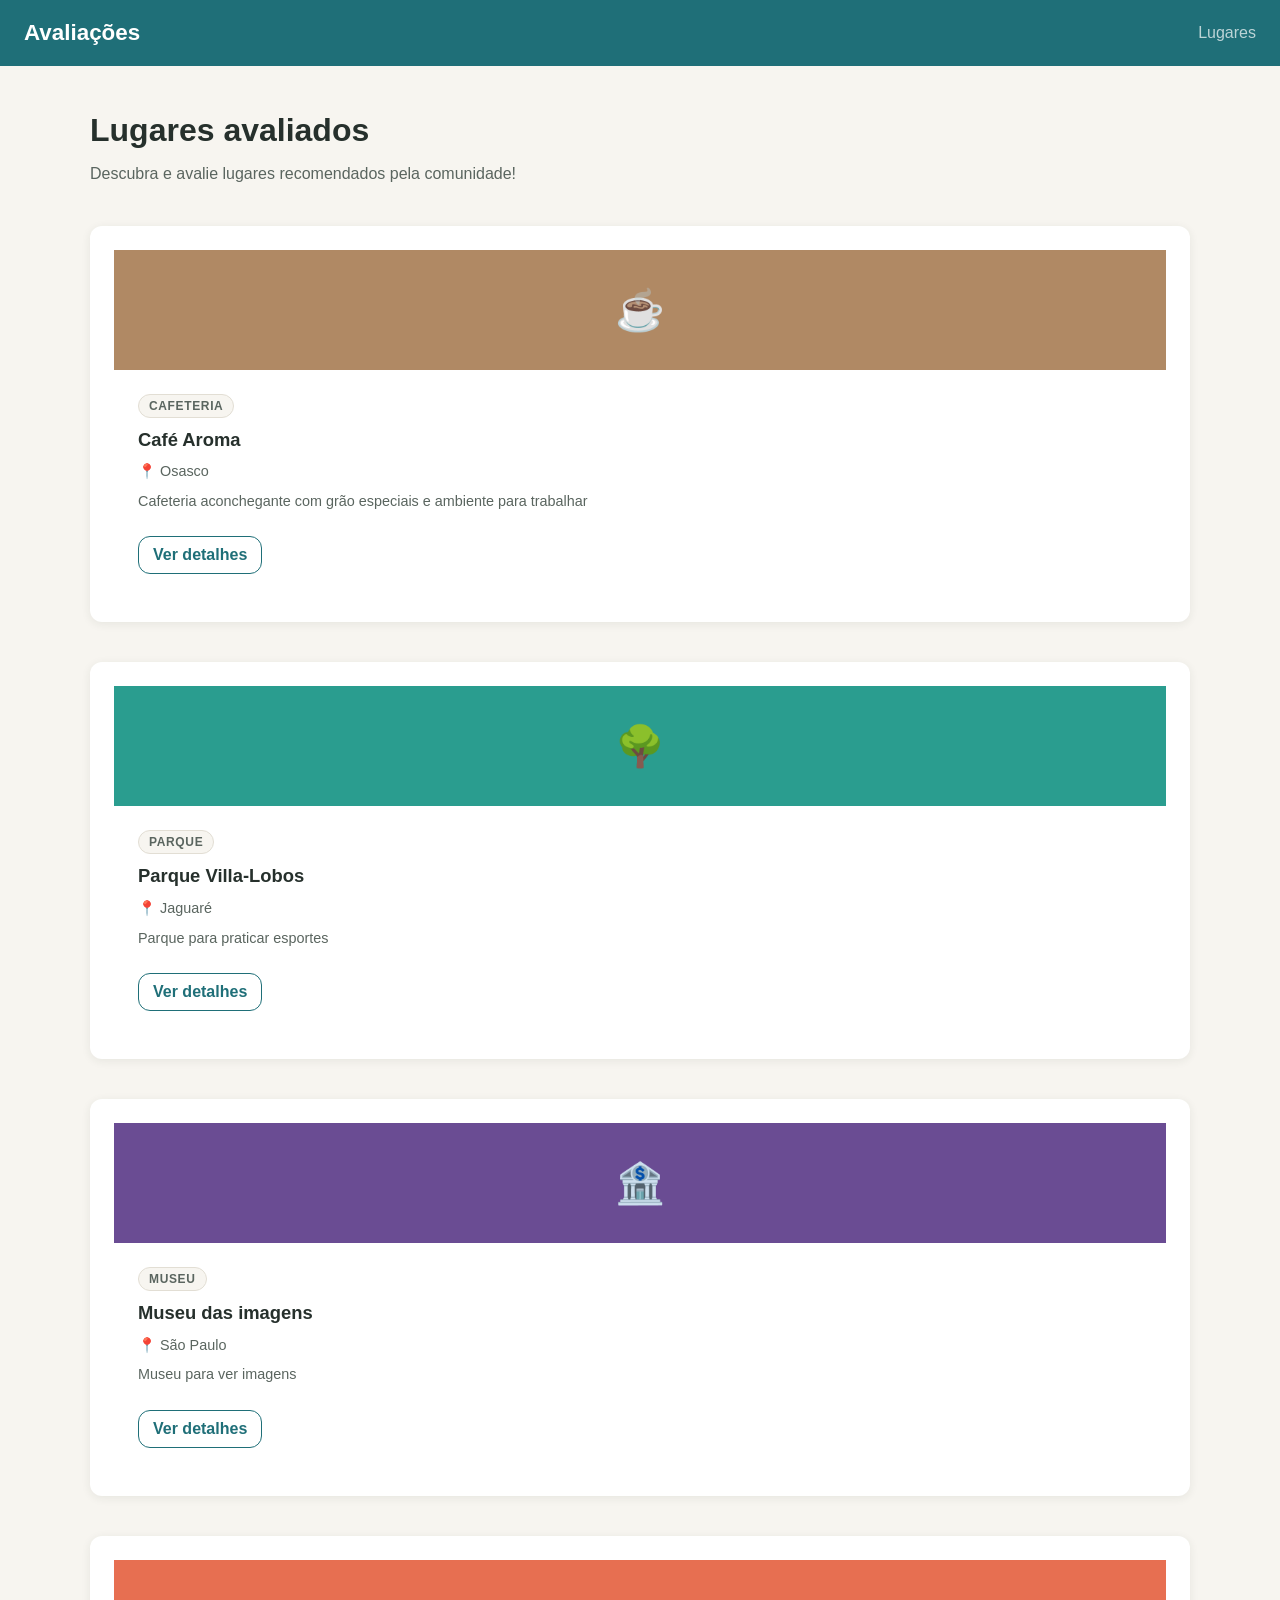
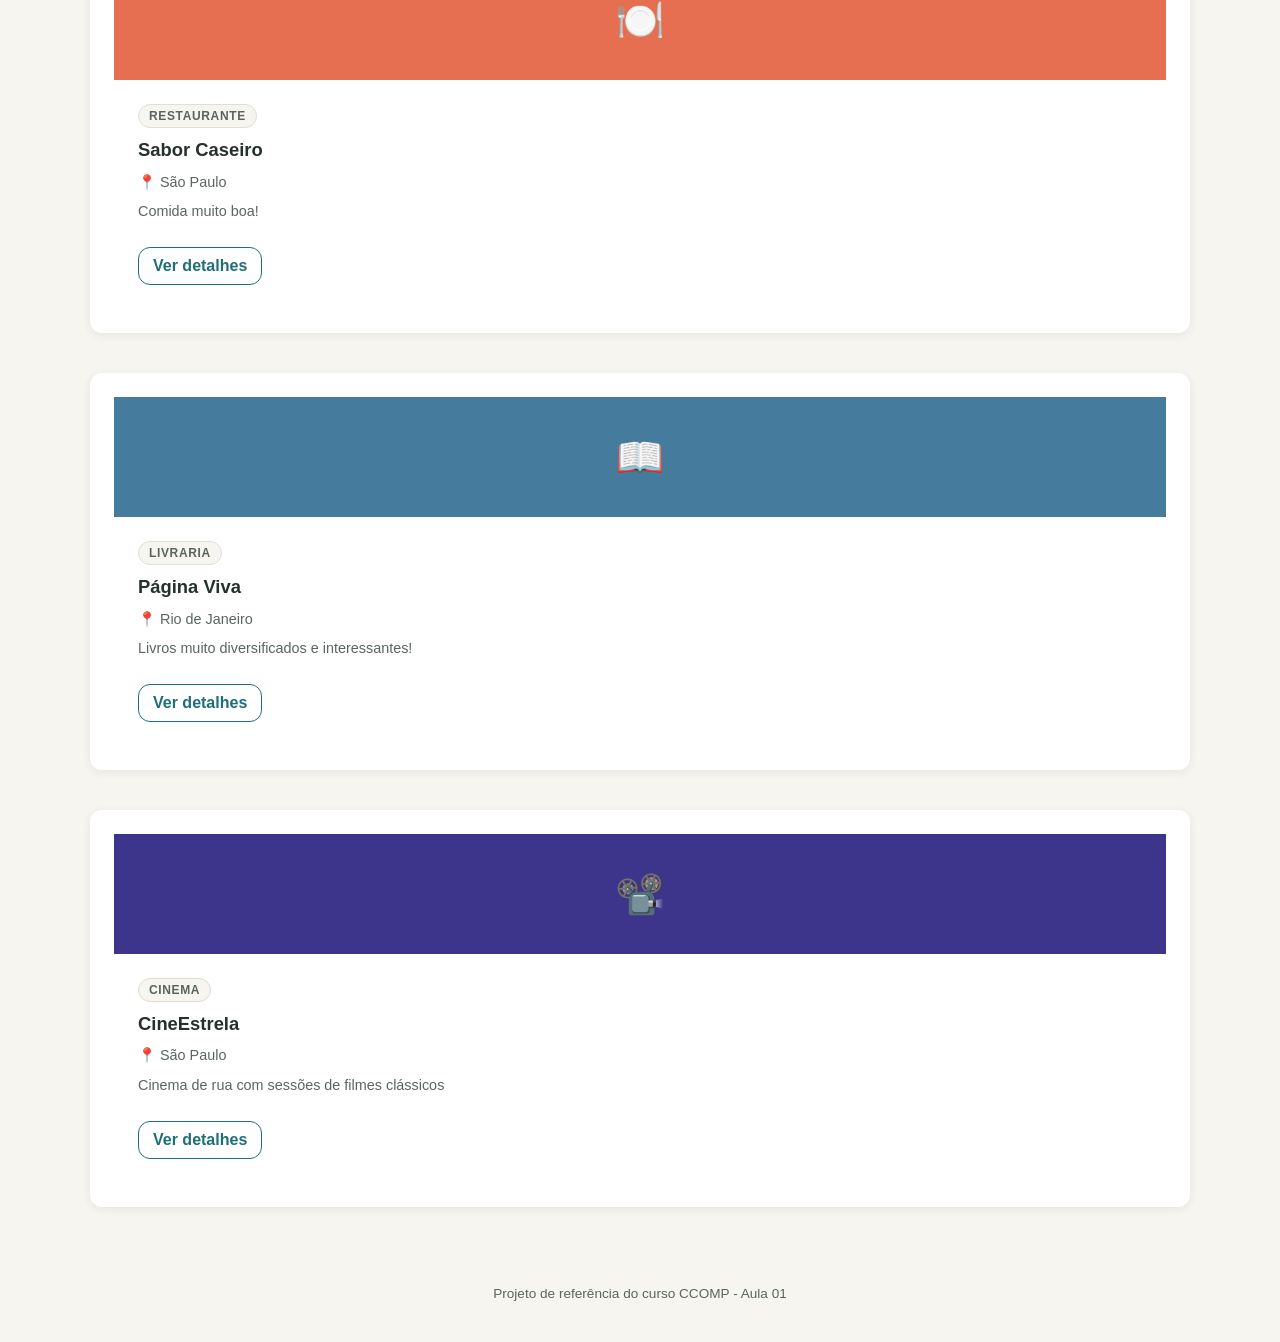
<file: frontend/aula1/index.html>
<!DOCTYPE html>
<html lang="pt-BR">
<head> <!-- informações que ajudam a renderizar o site, configurações iniciais enviadas para o motor do browser-->
    <meta charset="UTF-8">
    <meta name="viewport" content="width=device-width, initial-scale=1.0">
    <title>Avaliações | Lugares</title>
    <link rel="stylesheet" href="css/style.css">
</head>
<body>  <!-- Tudo que que é renderizado no site está dentro do body -->
    <header class="cabecalho">
        <a href="#" class="cabecalho_logo">Avaliações</a>
        <nav class="cabecalho_nav"> <!-- nav é tudo que é um menu-->
            <a href="index.html">Lugares</a>
        </nav>
    </header>

    <main class="container">
        <h1 class="titulo_pagina">Lugares avaliados</h1>
        <p class="subtitulo_pagina">Descubra e avalie lugares recomendados pela comunidade!</p>

        <section class="cards_grid">
            <article class="card" data_categoria="cafeteria">
                <div class="card_banner">☕</div>
                <div class="card_body">
                    <span class="badge">Cafeteria</span>
                    <h2 class="card_title">Café Aroma</h2>
                    <p class="card_cidade">📍 Osasco</p>
                    <p class="card_descricao">Cafeteria aconchegante com grão especiais e ambiente para trabalhar</p>
                    <a href="detalhe.html" class="card_link">Ver detalhes</a>
                </div>
            </article>
            <article class="card" data_categoria="parque">
                <div class="card_banner">🌳</div>
                <div class="card_body">
                    <span class="badge">Parque</span>
                    <h2 class="card_title">Parque Villa-Lobos</h2>
                    <p class="card_cidade">📍 Jaguaré</p>
                    <p class="card_descricao">Parque para praticar esportes</p>
                    <a href="detalhe.html" class="card_link">Ver detalhes</a>
                </div>
            </article>
            <article class="card" data_categoria="museu">
                <div class="card_banner">🏦</div>
                <div class="card_body">
                    <span class="badge">Museu</span>
                    <h2 class="card_title">Museu das imagens</h2>
                    <p class="card_cidade">📍 São Paulo</p>
                    <p class="card_descricao">Museu para ver imagens</p>
                    <a href="detalhe.html" class="card_link">Ver detalhes</a>
                </div>
            </article>
            <article class="card" data_categoria="restaurante">
                <div class="card_banner">🍽️</div>
                <div class="card_body">
                    <span class="badge">Restaurante</span>
                    <h2 class="card_title">Sabor Caseiro</h2>
                    <p class="card_cidade">📍 São Paulo</p>
                    <p class="card_descricao">Comida muito boa!</p>
                    <a href="detalhe.html" class="card_link">Ver detalhes</a>
                </div>
            </article>
            <article class="card" data_categoria="livraria">
                <div class="card_banner">📖</div>
                <div class="card_body">
                    <span class="badge">Livraria</span>
                    <h2 class="card_title">Página Viva</h2>
                    <p class="card_cidade">📍 Rio de Janeiro</p>
                    <p class="card_descricao">Livros muito diversificados e interessantes!</p>
                    <a href="detalhe.html" class="card_link">Ver detalhes</a>
                </div>
            </article>
            <article class="card" data_categoria="cinema">
                <div class="card_banner">📽️</div>
                <div class="card_body">
                    <span class="badge">Cinema</span>
                    <h2 class="card_title">CineEstrela</h2>
                    <p class="card_cidade">📍 São Paulo</p>
                    <p class="card_descricao">Cinema de rua com sessões de filmes clássicos</p>
                    <a href="detalhe.html" class="card_link">Ver detalhes</a>
                </div>
            </article>
        </section>
    </main>
    <footer class="rodape">
        <p>Projeto de referência do curso CCOMP - Aula 01</p>
    </footer>
</body>
</html>
</file>
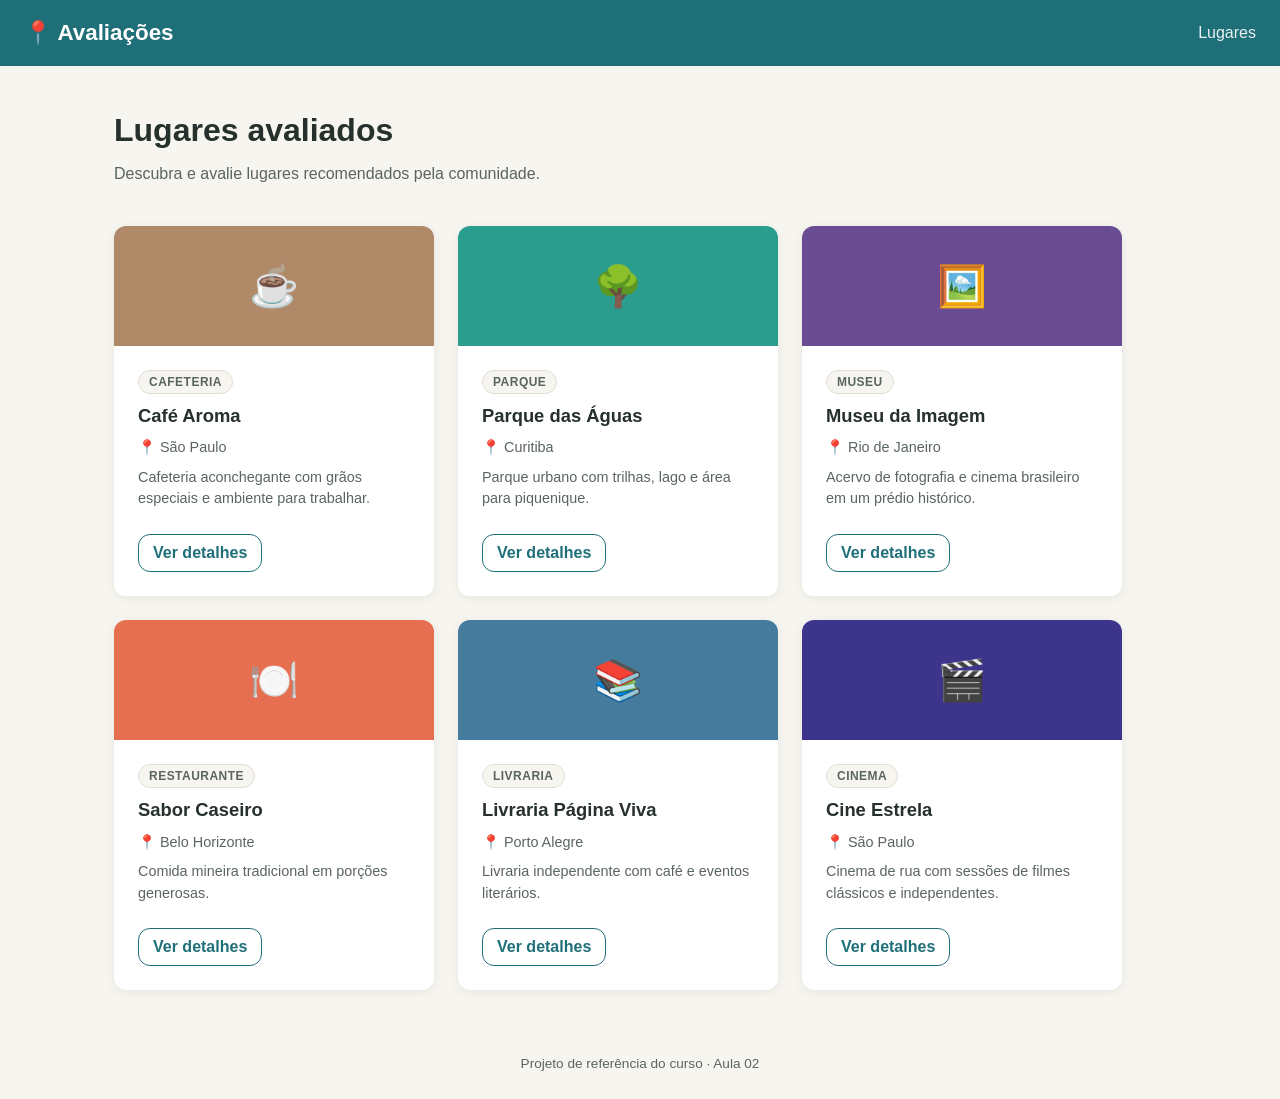
<file: frontend/aula2/index.html>
<!DOCTYPE html>
<html lang="pt-BR">
<head>
  <meta charset="UTF-8" />
  <meta name="viewport" content="width=device-width, initial-scale=1.0" />
  <title>Avaliações | Lugares</title>
  <link rel="stylesheet" href="css/style.css" />
</head>
<body>
  <header class="cabecalho">
    <a href="index.html" class="cabecalho__logo">📍 Avaliações</a>
    <nav class="cabecalho__nav">
      <a href="index.html">Lugares</a>
    </nav>
  </header>

  <main class="container">
    <h1 class="titulo-pagina">Lugares avaliados</h1>
    <p class="subtitulo-pagina">Descubra e avalie lugares recomendados pela comunidade.</p>

    <div class="cards-grid">
      <article class="card" data-categoria="cafeteria">
        <div class="card-banner" aria-hidden="true">☕</div>
        <div class="card-body">
          <span class="badge">Cafeteria</span>
          <h2 class="card-title">Café Aroma</h2>
          <p class="card-cidade">📍 São Paulo</p>
          <p class="card-descricao">Cafeteria aconchegante com grãos especiais e ambiente para trabalhar.</p>
          <a class="card-link" href="detalhe.html">Ver detalhes</a>
        </div>
      </article>

      <article class="card" data-categoria="parque">
        <div class="card-banner" aria-hidden="true">🌳</div>
        <div class="card-body">
          <span class="badge">Parque</span>
          <h2 class="card-title">Parque das Águas</h2>
          <p class="card-cidade">📍 Curitiba</p>
          <p class="card-descricao">Parque urbano com trilhas, lago e área para piquenique.</p>
          <a class="card-link" href="detalhe.html">Ver detalhes</a>
        </div>
      </article>

      <article class="card" data-categoria="museu">
        <div class="card-banner" aria-hidden="true">🖼️</div>
        <div class="card-body">
          <span class="badge">Museu</span>
          <h2 class="card-title">Museu da Imagem</h2>
          <p class="card-cidade">📍 Rio de Janeiro</p>
          <p class="card-descricao">Acervo de fotografia e cinema brasileiro em um prédio histórico.</p>
          <a class="card-link" href="detalhe.html">Ver detalhes</a>
        </div>
      </article>

      <article class="card" data-categoria="restaurante">
        <div class="card-banner" aria-hidden="true">🍽️</div>
        <div class="card-body">
          <span class="badge">Restaurante</span>
          <h2 class="card-title">Sabor Caseiro</h2>
          <p class="card-cidade">📍 Belo Horizonte</p>
          <p class="card-descricao">Comida mineira tradicional em porções generosas.</p>
          <a class="card-link" href="detalhe.html">Ver detalhes</a>
        </div>
      </article>

      <article class="card" data-categoria="livraria">
        <div class="card-banner" aria-hidden="true">📚</div>
        <div class="card-body">
          <span class="badge">Livraria</span>
          <h2 class="card-title">Livraria Página Viva</h2>
          <p class="card-cidade">📍 Porto Alegre</p>
          <p class="card-descricao">Livraria independente com café e eventos literários.</p>
          <a class="card-link" href="detalhe.html">Ver detalhes</a>
        </div>
      </article>

      <article class="card" data-categoria="cinema">
        <div class="card-banner" aria-hidden="true">🎬</div>
        <div class="card-body">
          <span class="badge">Cinema</span>
          <h2 class="card-title">Cine Estrela</h2>
          <p class="card-cidade">📍 São Paulo</p>
          <p class="card-descricao">Cinema de rua com sessões de filmes clássicos e independentes.</p>
          <a class="card-link" href="detalhe.html">Ver detalhes</a>
        </div>
      </article>
    </div>
  </main>

  <footer class="rodape">
    Projeto de referência do curso &middot; Aula 02
  </footer>
</body>
</html>
</file>
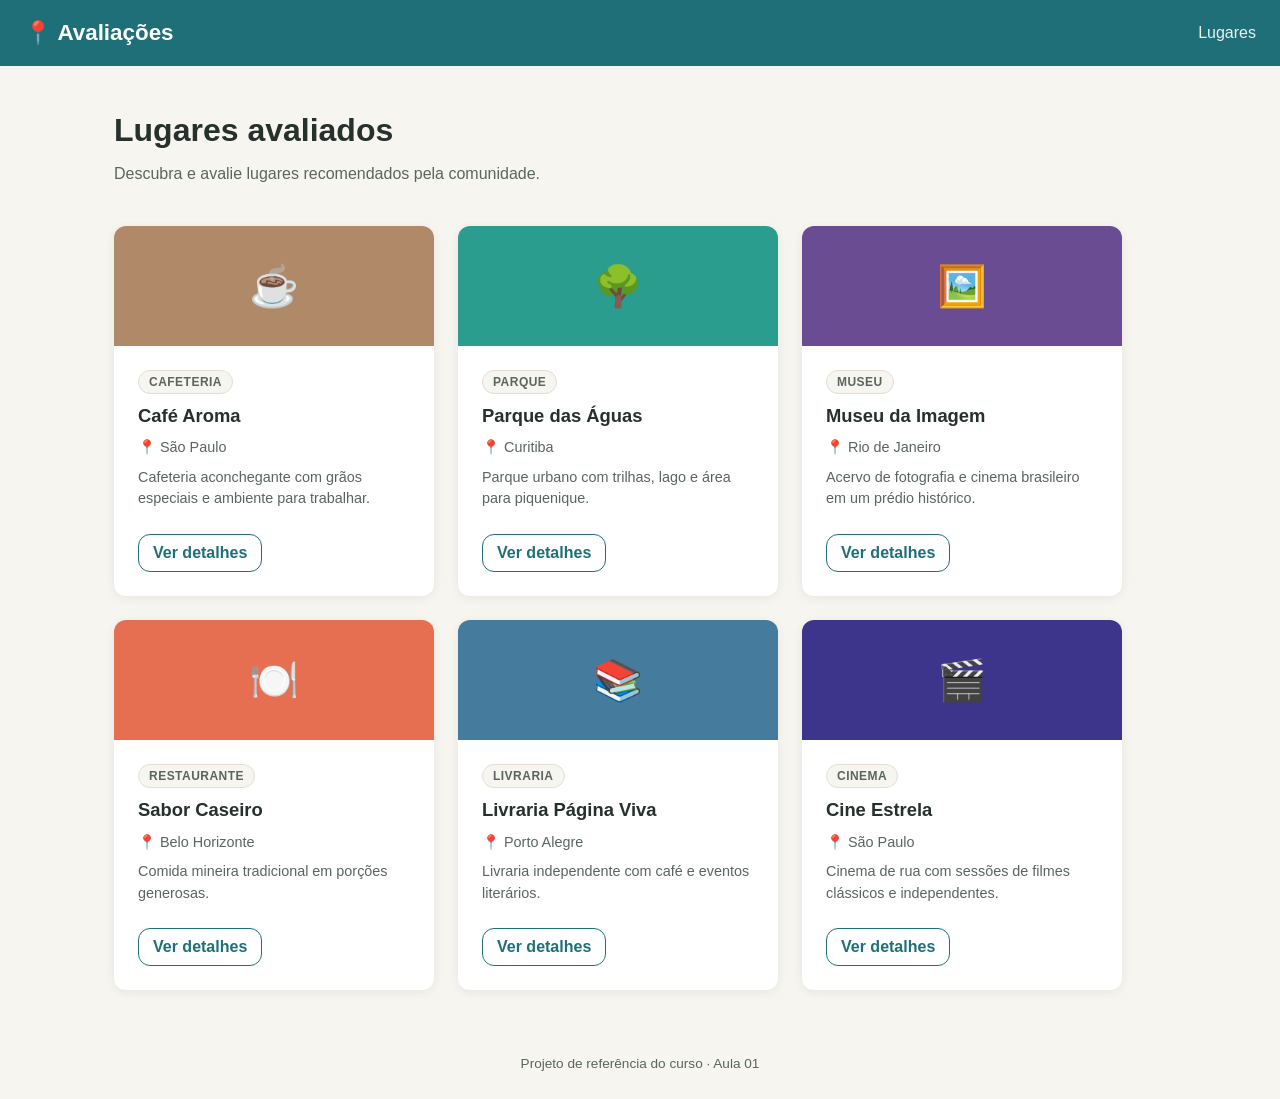
<file: frontend/aula3/index.html>
<!DOCTYPE html>
<html lang="pt-BR">
<head>
  <meta charset="UTF-8" />
  <meta name="viewport" content="width=device-width, initial-scale=1.0" />
  <title>Avaliações | Lugares</title>
  <link rel="stylesheet" href="css/style.css" />
</head>
<body>
  <header class="cabecalho">
    <a href="index.html" class="cabecalho__logo">📍 Avaliações</a>
    <nav class="cabecalho__nav">
      <a href="index.html">Lugares</a>
    </nav>
  </header>

  <main class="container">
    <h1 class="titulo-pagina">Lugares avaliados</h1>
    <p class="subtitulo-pagina">Descubra e avalie lugares recomendados pela comunidade.</p>

    <div class="cards-grid">
      <article class="card" data-categoria="cafeteria">
        <div class="card-banner" aria-hidden="true">☕</div>
        <div class="card-body">
          <span class="badge">Cafeteria</span>
          <h2 class="card-title">Café Aroma</h2>
          <p class="card-cidade">📍 São Paulo</p>
          <p class="card-descricao">Cafeteria aconchegante com grãos especiais e ambiente para trabalhar.</p>
          <a class="card-link" href="detalhe.html">Ver detalhes</a>
        </div>
      </article>

      <article class="card" data-categoria="parque">
        <div class="card-banner" aria-hidden="true">🌳</div>
        <div class="card-body">
          <span class="badge">Parque</span>
          <h2 class="card-title">Parque das Águas</h2>
          <p class="card-cidade">📍 Curitiba</p>
          <p class="card-descricao">Parque urbano com trilhas, lago e área para piquenique.</p>
          <a class="card-link" href="detalhe.html">Ver detalhes</a>
        </div>
      </article>

      <article class="card" data-categoria="museu">
        <div class="card-banner" aria-hidden="true">🖼️</div>
        <div class="card-body">
          <span class="badge">Museu</span>
          <h2 class="card-title">Museu da Imagem</h2>
          <p class="card-cidade">📍 Rio de Janeiro</p>
          <p class="card-descricao">Acervo de fotografia e cinema brasileiro em um prédio histórico.</p>
          <a class="card-link" href="detalhe.html">Ver detalhes</a>
        </div>
      </article>

      <article class="card" data-categoria="restaurante">
        <div class="card-banner" aria-hidden="true">🍽️</div>
        <div class="card-body">
          <span class="badge">Restaurante</span>
          <h2 class="card-title">Sabor Caseiro</h2>
          <p class="card-cidade">📍 Belo Horizonte</p>
          <p class="card-descricao">Comida mineira tradicional em porções generosas.</p>
          <a class="card-link" href="detalhe.html">Ver detalhes</a>
        </div>
      </article>

      <article class="card" data-categoria="livraria">
        <div class="card-banner" aria-hidden="true">📚</div>
        <div class="card-body">
          <span class="badge">Livraria</span>
          <h2 class="card-title">Livraria Página Viva</h2>
          <p class="card-cidade">📍 Porto Alegre</p>
          <p class="card-descricao">Livraria independente com café e eventos literários.</p>
          <a class="card-link" href="detalhe.html">Ver detalhes</a>
        </div>
      </article>

      <article class="card" data-categoria="cinema">
        <div class="card-banner" aria-hidden="true">🎬</div>
        <div class="card-body">
          <span class="badge">Cinema</span>
          <h2 class="card-title">Cine Estrela</h2>
          <p class="card-cidade">📍 São Paulo</p>
          <p class="card-descricao">Cinema de rua com sessões de filmes clássicos e independentes.</p>
          <a class="card-link" href="detalhe.html">Ver detalhes</a>
        </div>
      </article>
    </div>
  </main>

  <footer class="rodape">
    Projeto de referência do curso &middot; Aula 01
  </footer>
</body>
</html>
</file>
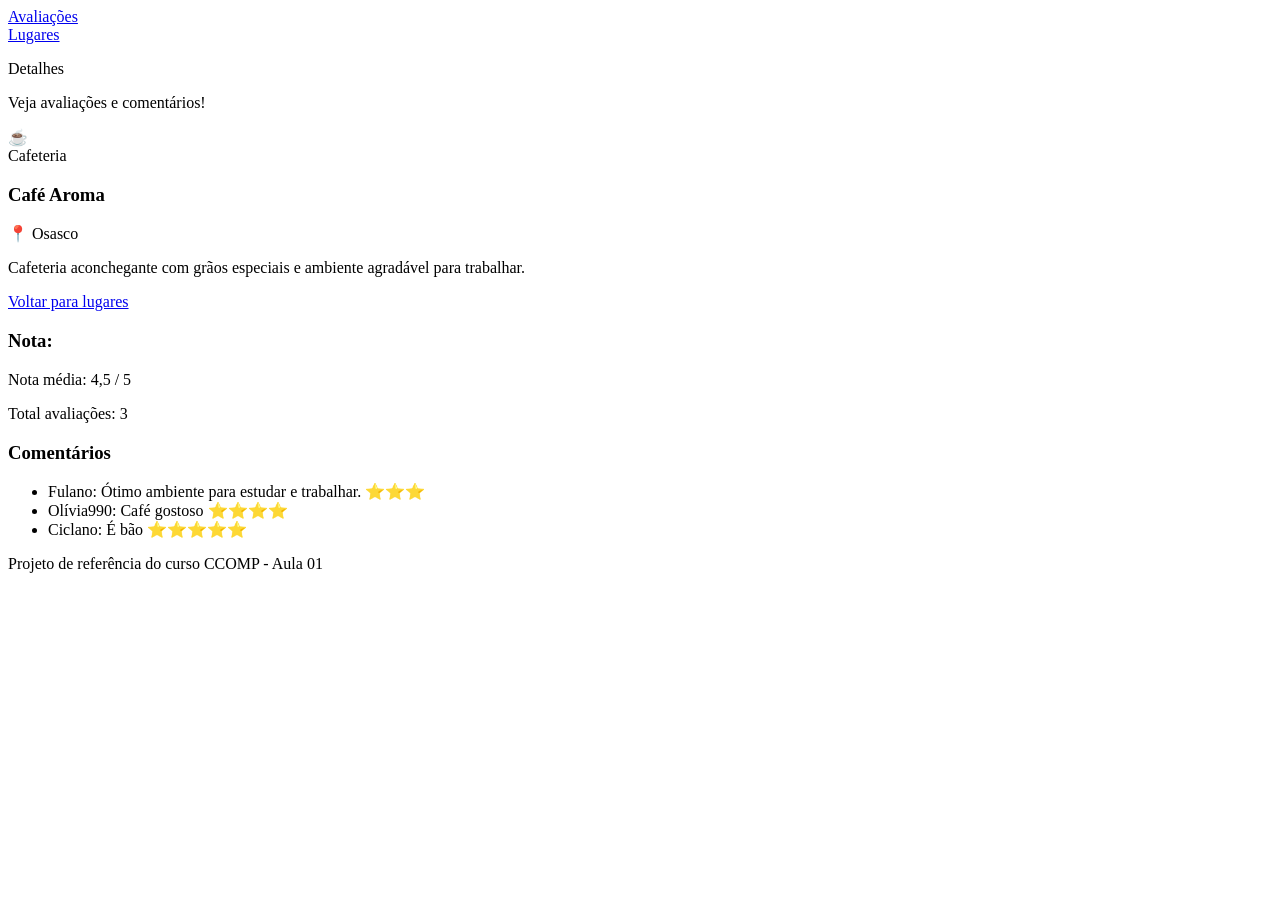
<file: frontend/aula1/detalhe.html>
<!DOCTYPE html>
<html lang="pt-BR">
<head>
    <meta charset="UTF-8">
    <meta name="viewport" content="width=device-width, initial-scale=1.0">
    <title>Detalhes | Lugares</title>
</head>

<body>
    <header class="cabecalho">
        <a href="#" class="cabecalho_logo">Avaliações</a>
        <nav class="cabecalho_nav">
            <a href="index.html">Lugares</a>
        </nav>
    </header>

    <main class="container">
        <p class="titulo_pagina">Detalhes</p>
        <p class="subtitulo_pagina">Veja avaliações e comentários!</p>

        <section class="cards_grid">
            <article class="card" data_categoria="cafeteria">
                <div class="card_banner">☕</div>
                <div class="card_body">
                    <span class="badge">Cafeteria</span>
                    <h1 class="card_title">Café Aroma</h1>
                    <p class="card_cidade">📍 Osasco</p>
                    <p class="card_descricao">
                        Cafeteria aconchegante com grãos especiais
                        e ambiente agradável para trabalhar.
                    </p>
                    <a href="index.html" class="card_link">
                        Voltar para lugares
                    </a>
                    <aside class="metricas_info">
                        <h3>Nota:</h3>
                        <p>Nota média: 4,5 / 5</p>
                        <p>Total avaliações: 3</p>
                    </aside>

                    <aside class="comentarios">
                        <h3>Comentários</h3>
                        <ul>
                            <li class="comentario">
                                <span class="nome_comentario">Fulano:</span>
                                Ótimo ambiente para estudar e trabalhar.
                                ⭐⭐⭐
                            </li>
                            <li class="comentario">
                                <span class="nome_comentario">Olívia990:</span>
                                Café gostoso
                                ⭐⭐⭐⭐
                            </li>
                            <li class="comentario">
                                <span class="nome_comentario">Ciclano:</span>
                                É bão
                                ⭐⭐⭐⭐⭐
                            </li>
                        </ul>
                    </aside>
                </div>
            </article>
        </section>
    </main>

    <footer class="rodape">
        <p>Projeto de referência do curso CCOMP - Aula 01</p>
    </footer>

</body>
</html>
</file>
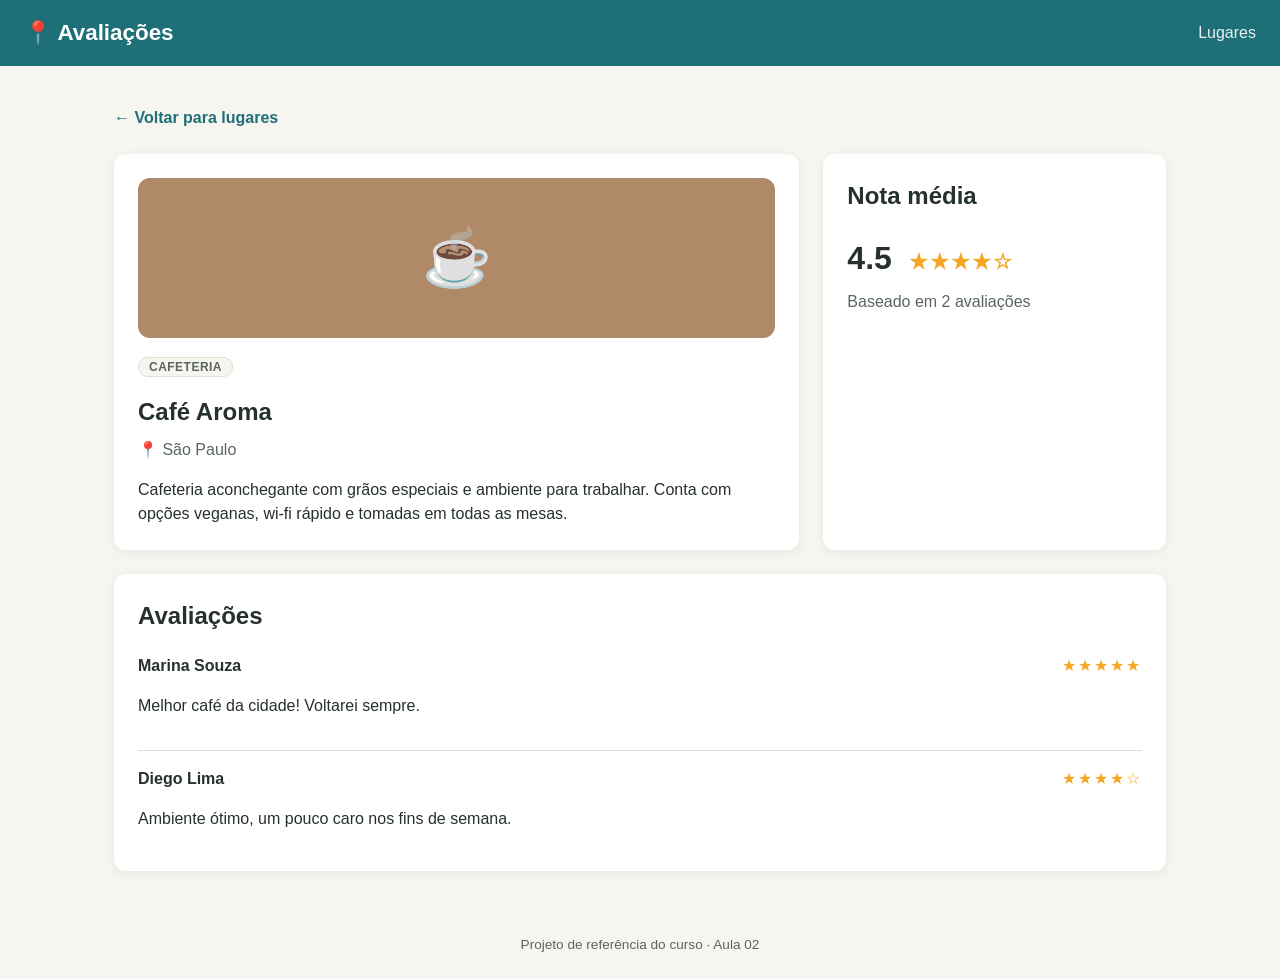
<file: frontend/aula2/detalhe.html>
<!DOCTYPE html>
<html lang="pt-BR">
<head>
  <meta charset="UTF-8" />
  <meta name="viewport" content="width=device-width, initial-scale=1.0" />
  <title>Café Aroma | Avaliações</title>
  <link rel="stylesheet" href="css/style.css" />
</head>
<body>
  <header class="cabecalho">
    <a href="index.html" class="cabecalho__logo">📍 Avaliações</a>
    <nav class="cabecalho__nav">
      <a href="index.html">Lugares</a>
    </nav>
  </header>

  <main class="container">
    <a class="link-voltar" href="index.html">&larr; Voltar para lugares</a>

    <div class="detalhe">
      <section class="detalhe-principal">
        <div class="detalhe-banner" data-categoria="cafeteria" aria-hidden="true">☕</div>
        <span class="badge">Cafeteria</span>
        <h1 class="detalhe-titulo">Café Aroma</h1>
        <p class="detalhe-cidade">📍 São Paulo</p>
        <p class="detalhe-descricao">
          Cafeteria aconchegante com grãos especiais e ambiente para
          trabalhar. Conta com opções veganas, wi-fi rápido e tomadas em
          todas as mesas.
        </p>
      </section>

      <aside class="detalhe-resumo">
        <h2>Nota média</h2>
        <p class="nota-media">4.5 <span class="estrelas" aria-hidden="true">★★★★☆</span></p>
        <p class="total-avaliacoes">Baseado em 2 avaliações</p>
      </aside>

      <section class="detalhe-avaliacoes">
        <h2>Avaliações</h2>
        <ul class="lista-avaliacoes">
          <li class="avaliacao-item">
            <div class="avaliacao-cabecalho">
              <strong>Marina Souza</strong>
              <span class="estrelas" aria-label="5 de 5 estrelas">★★★★★</span>
            </div>
            <p>Melhor café da cidade! Voltarei sempre.</p>
          </li>
          <li class="avaliacao-item">
            <div class="avaliacao-cabecalho">
              <strong>Diego Lima</strong>
              <span class="estrelas" aria-label="4 de 5 estrelas">★★★★☆</span>
            </div>
            <p>Ambiente ótimo, um pouco caro nos fins de semana.</p>
          </li>
        </ul>
      </section>
    </div>
  </main>

  <footer class="rodape">
    Projeto de referência do curso &middot; Aula 02
  </footer>
</body>
</html>
</file>
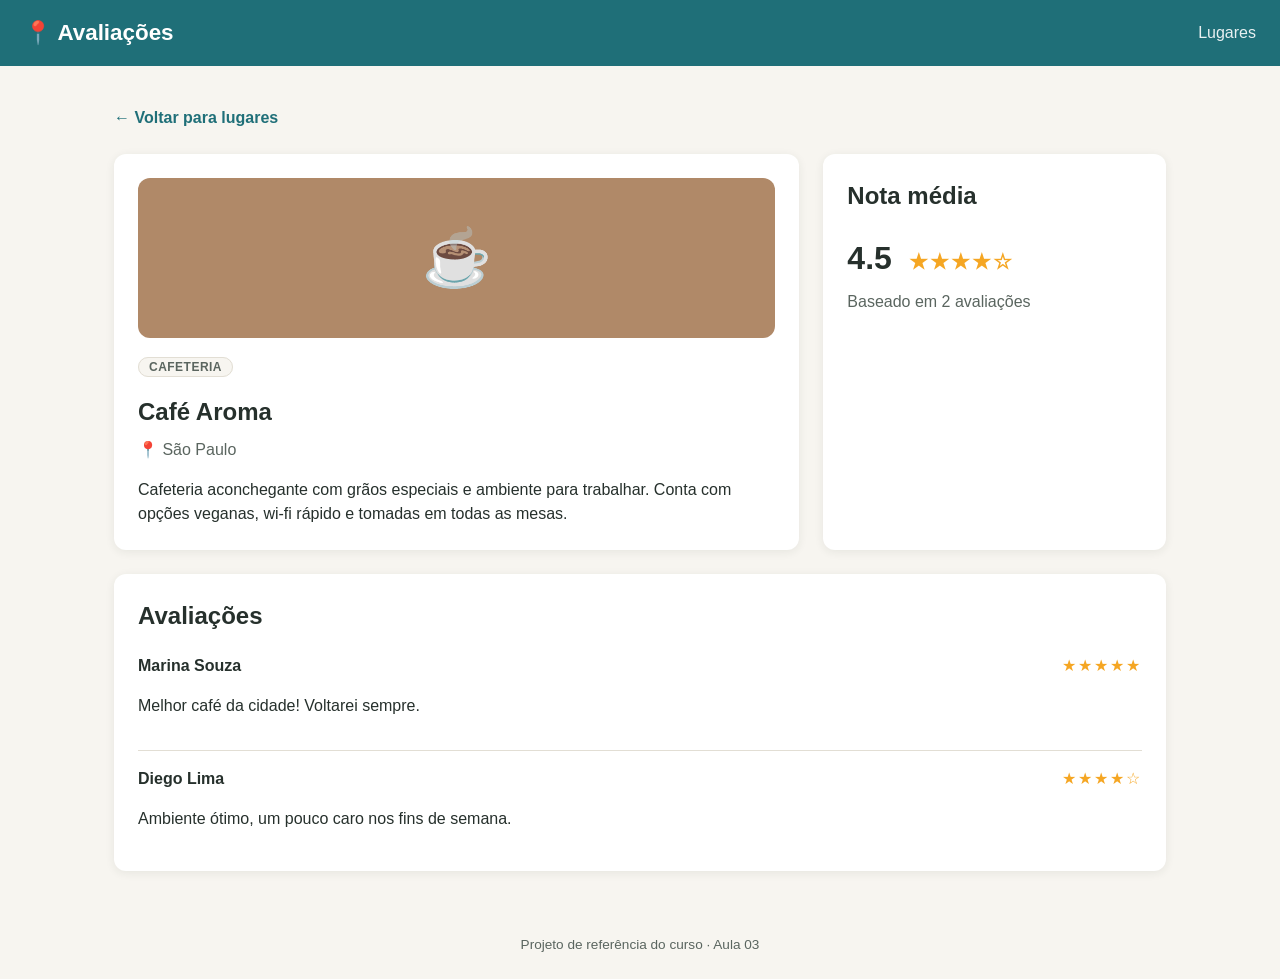
<file: frontend/aula3/detalhe.html>
<!DOCTYPE html>
<html lang="pt-BR">
<head>
  <meta charset="UTF-8" />
  <meta name="viewport" content="width=device-width, initial-scale=1.0" />
  <title>Café Aroma | Avaliações</title>
  <link rel="stylesheet" href="css/style.css" />
</head>
<body>
  <header class="cabecalho">
    <a href="index.html" class="cabecalho__logo">📍 Avaliações</a>
    <nav class="cabecalho__nav">
      <a href="index.html">Lugares</a>
    </nav>
  </header>

  <main class="container">
    <a class="link-voltar" href="index.html">&larr; Voltar para lugares</a>

    <div class="detalhe">
      <section class="detalhe-principal">
        <div class="detalhe-banner" data-categoria="cafeteria" aria-hidden="true">☕</div>
        <span class="badge">Cafeteria</span>
        <h1 class="detalhe-titulo">Café Aroma</h1>
        <p class="detalhe-cidade">📍 São Paulo</p>
        <p class="detalhe-descricao">
          Cafeteria aconchegante com grãos especiais e ambiente para
          trabalhar. Conta com opções veganas, wi-fi rápido e tomadas em
          todas as mesas.
        </p>
      </section>

      <aside class="detalhe-resumo">
        <h2>Nota média</h2>
        <p class="nota-media">4.5 <span class="estrelas" aria-hidden="true">★★★★☆</span></p>
        <p class="total-avaliacoes">Baseado em 2 avaliações</p>
      </aside>

      <section class="detalhe-avaliacoes">
        <h2>Avaliações</h2>
        <ul class="lista-avaliacoes">
          <li class="avaliacao-item">
            <div class="avaliacao-cabecalho">
              <strong>Marina Souza</strong>
              <span class="estrelas" aria-label="5 de 5 estrelas">★★★★★</span>
            </div>
            <p>Melhor café da cidade! Voltarei sempre.</p>
          </li>
          <li class="avaliacao-item">
            <div class="avaliacao-cabecalho">
              <strong>Diego Lima</strong>
              <span class="estrelas" aria-label="4 de 5 estrelas">★★★★☆</span>
            </div>
            <p>Ambiente ótimo, um pouco caro nos fins de semana.</p>
          </li>
        </ul>
      </section>
    </div>
  </main>

  <footer class="rodape">
    Projeto de referência do curso &middot; Aula 03
  </footer>
</body>
</html>
</file>
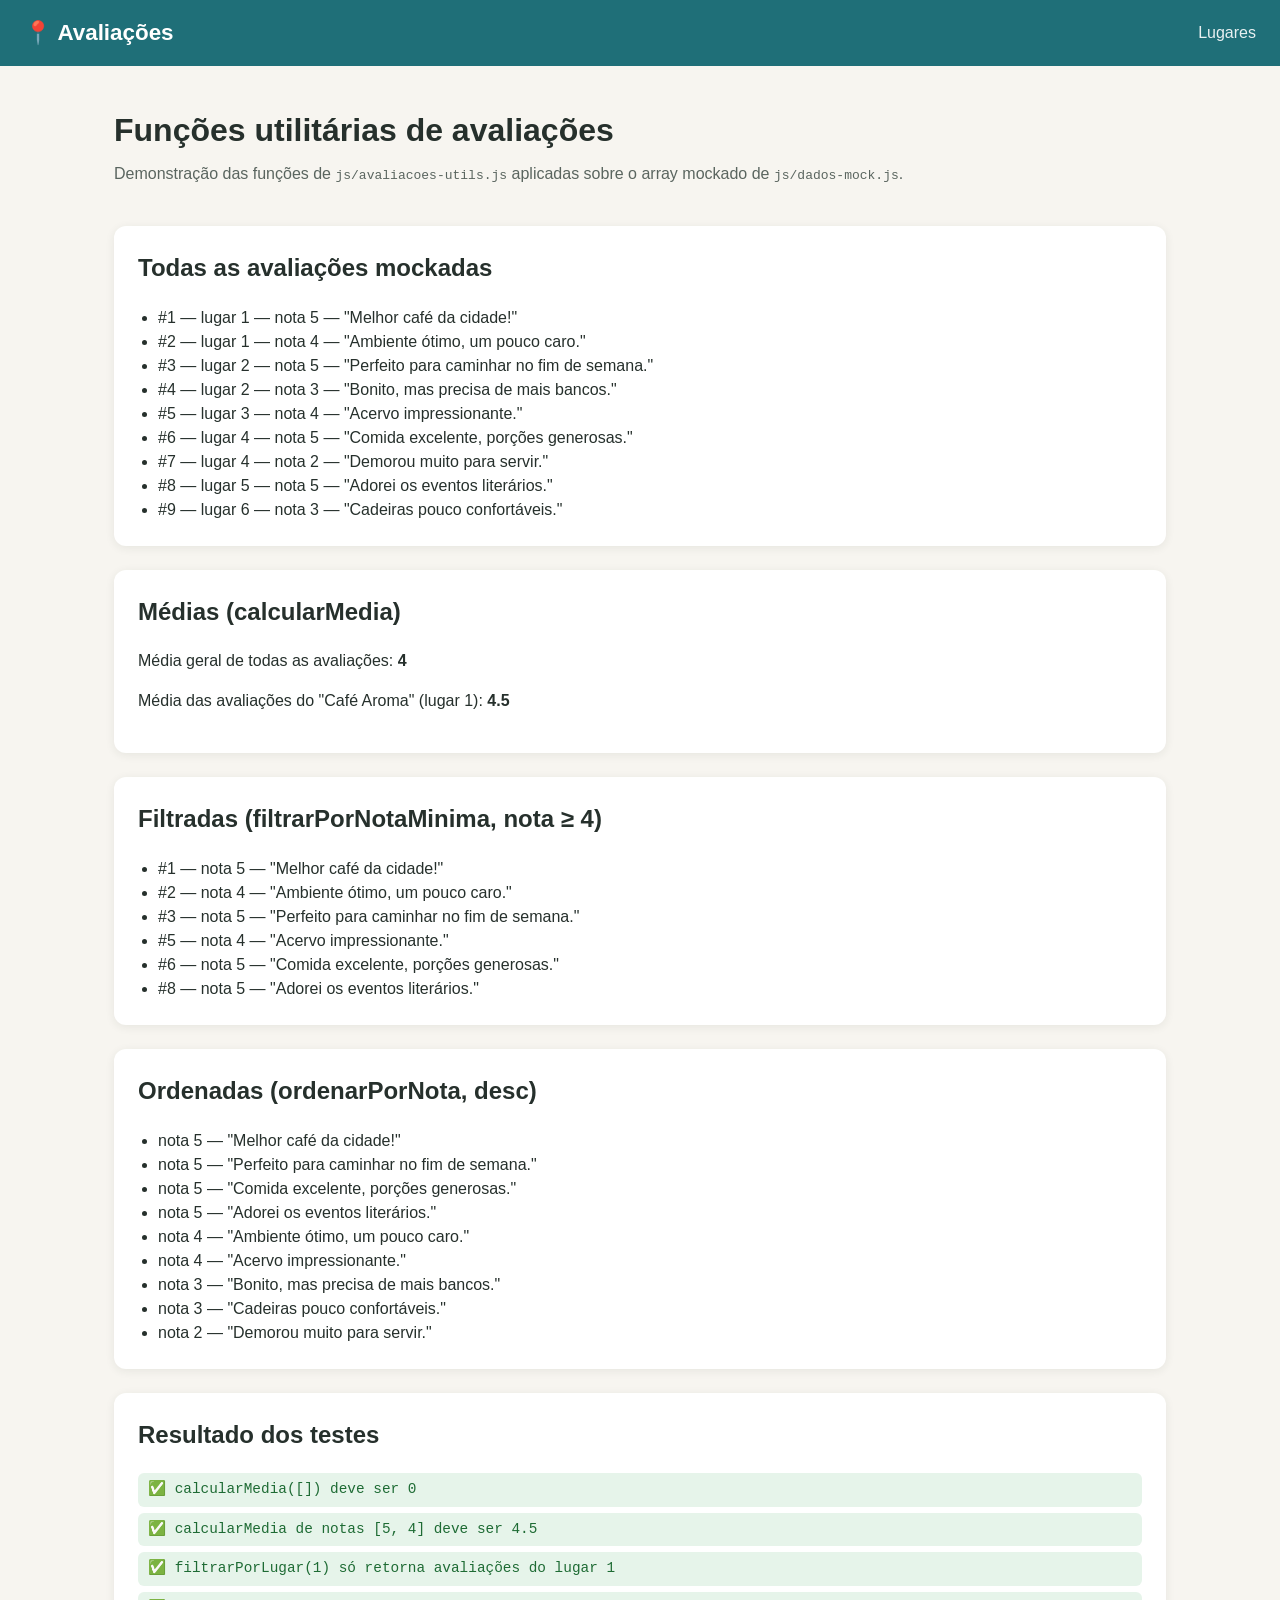
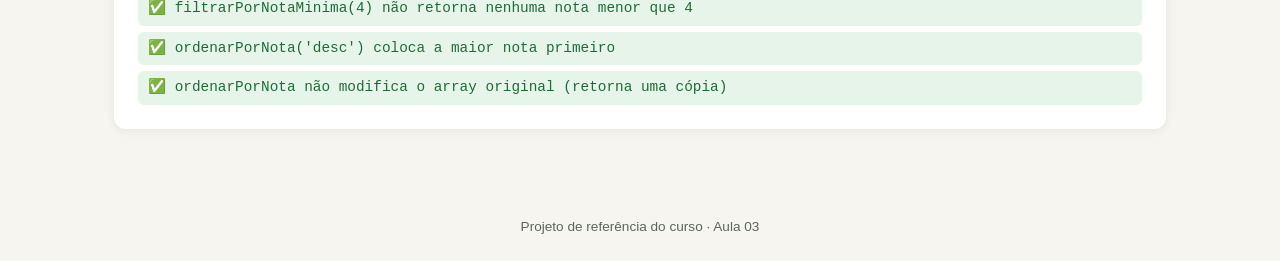
<file: frontend/aula3/testes.html>
<!DOCTYPE html>
<html lang="pt-BR">
<head>
  <meta charset="UTF-8" />
  <meta name="viewport" content="width=device-width, initial-scale=1.0" />
  <title>Testes das funções utilitárias | Avaliações</title>
  <link rel="stylesheet" href="css/style.css" />
</head>
<body>
  <header class="cabecalho">
    <a href="index.html" class="cabecalho__logo">📍 Avaliações</a>
    <nav class="cabecalho__nav">
      <a href="index.html">Lugares</a>
    </nav>
  </header>

  <main class="container">
    <h1 class="titulo-pagina">Funções utilitárias de avaliações</h1>
    <p class="subtitulo-pagina">
      Demonstração das funções de <code>js/avaliacoes-utils.js</code> aplicadas
      sobre o array mockado de <code>js/dados-mock.js</code>.
    </p>

    <section class="secao-teste">
      <h2>Todas as avaliações mockadas</h2>
      <ul id="lista-todas" class="lista-simples"></ul>
    </section>

    <section class="secao-teste">
      <h2>Médias (calcularMedia)</h2>
      <p>Média geral de todas as avaliações: <strong id="media-geral"></strong></p>
      <p>Média das avaliações do "Café Aroma" (lugar 1): <strong id="media-cafe-aroma"></strong></p>
    </section>

    <section class="secao-teste">
      <h2>Filtradas (filtrarPorNotaMinima, nota &ge; 4)</h2>
      <ul id="lista-filtradas" class="lista-simples"></ul>
    </section>

    <section class="secao-teste">
      <h2>Ordenadas (ordenarPorNota, desc)</h2>
      <ul id="lista-ordenadas" class="lista-simples"></ul>
    </section>

    <section class="secao-teste">
      <h2>Resultado dos testes</h2>
      <ul id="lista-testes" class="lista-resultados"></ul>
    </section>
  </main>

  <footer class="rodape">
    Projeto de referência do curso &middot; Aula 03
  </footer>

  <script src="js/dados-mock.js"></script>
  <script src="js/avaliacoes-utils.js"></script>
  <script src="js/testes.js"></script>
</body>
</html>
</file>
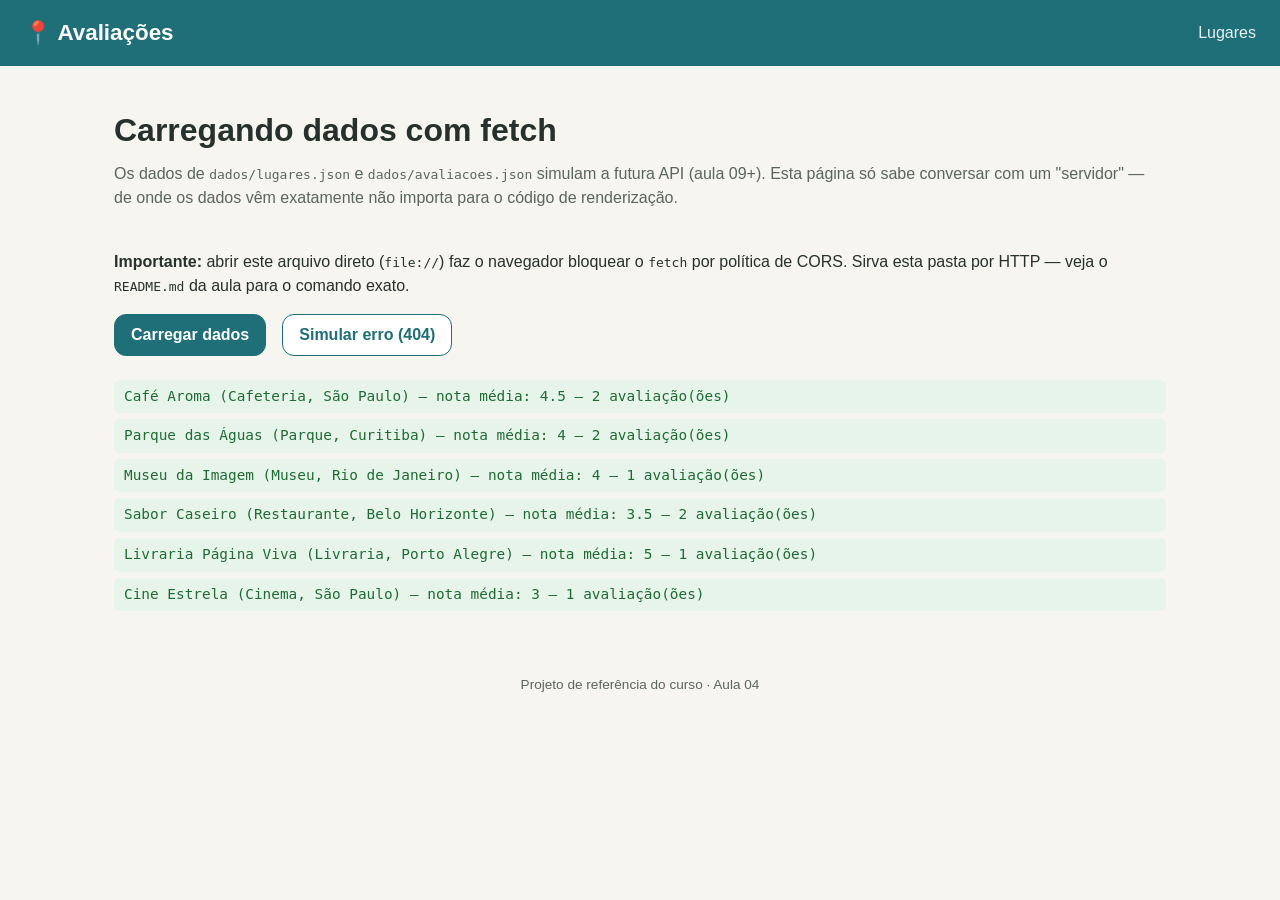
<file: frontend/aula4/carregar-dados.html>
<!DOCTYPE html>
<html lang="pt-BR">
<head>
  <meta charset="UTF-8" />
  <meta name="viewport" content="width=device-width, initial-scale=1.0" />
  <title>Carregar dados via fetch | Avaliações</title>
  <link rel="stylesheet" href="css/style.css" />
</head>
<body>
  <header class="cabecalho">
    <a href="index.html" class="cabecalho__logo">📍 Avaliações</a>
    <nav class="cabecalho__nav">
      <a href="index.html">Lugares</a>
    </nav>
  </header>

  <main class="container">
    <h1 class="titulo-pagina">Carregando dados com fetch</h1>
    <p class="subtitulo-pagina">
      Os dados de <code>dados/lugares.json</code> e
      <code>dados/avaliacoes.json</code> simulam a futura API (aula 09+).
      Esta página só sabe conversar com um "servidor" — de onde os dados
      vêm exatamente não importa para o código de renderização.
    </p>

    <p><strong>Importante:</strong> abrir este arquivo direto (<code>file://</code>)
      faz o navegador bloquear o <code>fetch</code> por política de CORS.
      Sirva esta pasta por HTTP — veja o <code>README.md</code> da aula para
      o comando exato.</p>

    <div class="botoes-acao">
      <button id="botao-carregar" class="botao">Carregar dados</button>
      <button id="botao-simular-erro" class="botao botao--secundario">Simular erro (404)</button>
    </div>

    <div id="estado"></div>
    <ul id="resultado" class="lista-resultados"></ul>
  </main>

  <footer class="rodape">
    Projeto de referência do curso &middot; Aula 04
  </footer>

  <script src="js/avaliacoes-utils.js"></script>
  <script src="js/servico-lugares.js"></script>
  <script src="js/carregar-dados.js"></script>
</body>
</html>
</file>
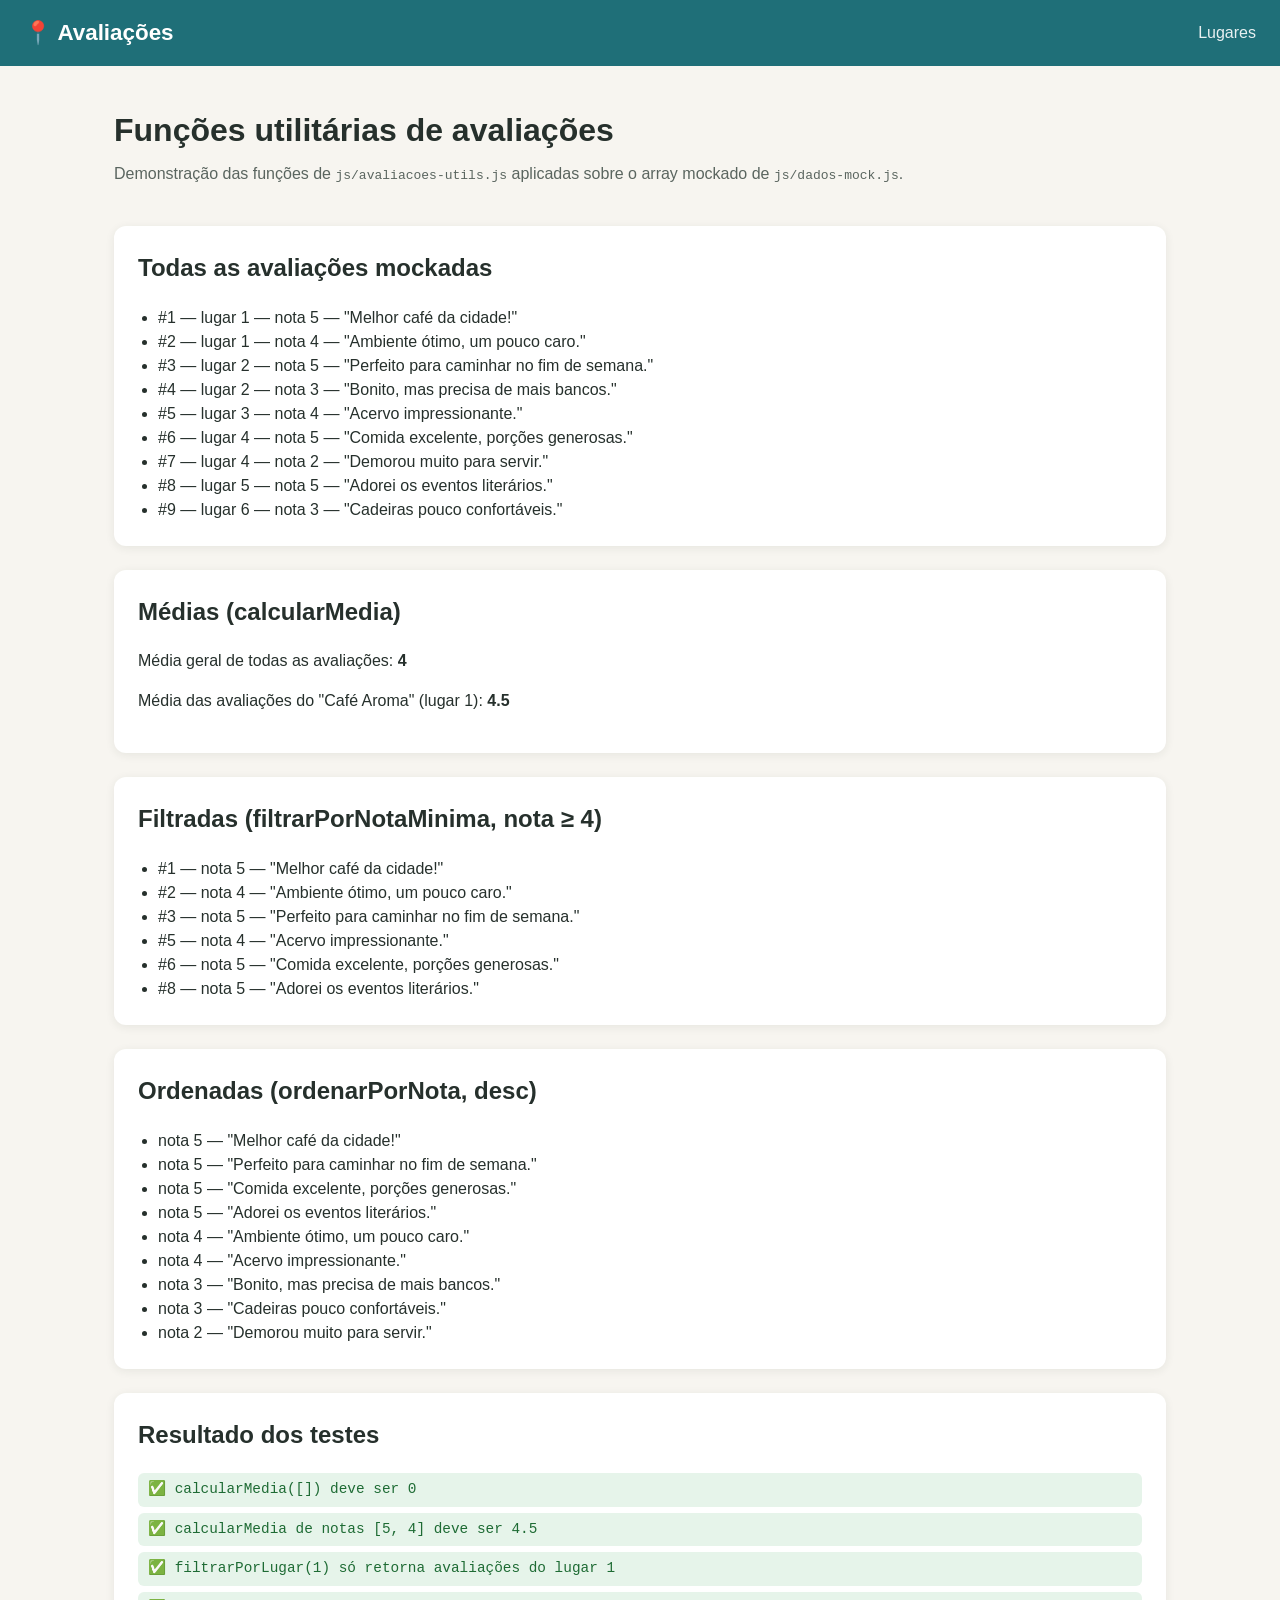
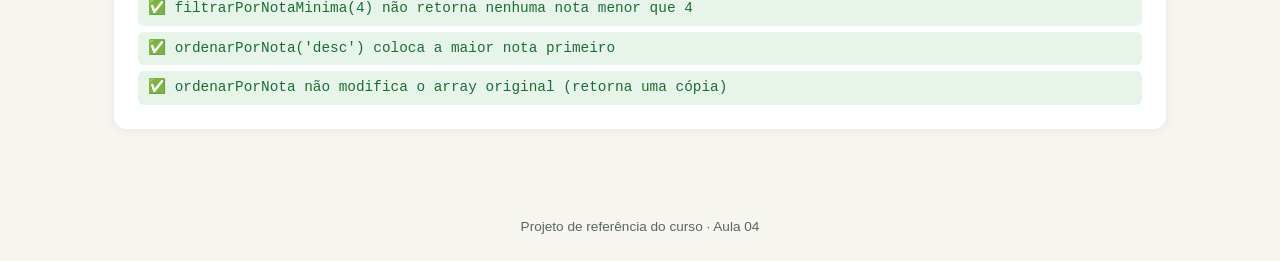
<file: frontend/aula4/testes.html>
<!DOCTYPE html>
<html lang="pt-BR">
<head>
  <meta charset="UTF-8" />
  <meta name="viewport" content="width=device-width, initial-scale=1.0" />
  <title>Testes das funções utilitárias | Avaliações</title>
  <link rel="stylesheet" href="css/style.css" />
</head>
<body>
  <header class="cabecalho">
    <a href="index.html" class="cabecalho__logo">📍 Avaliações</a>
    <nav class="cabecalho__nav">
      <a href="index.html">Lugares</a>
    </nav>
  </header>

  <main class="container">
    <h1 class="titulo-pagina">Funções utilitárias de avaliações</h1>
    <p class="subtitulo-pagina">
      Demonstração das funções de <code>js/avaliacoes-utils.js</code> aplicadas
      sobre o array mockado de <code>js/dados-mock.js</code>.
    </p>

    <section class="secao-teste">
      <h2>Todas as avaliações mockadas</h2>
      <ul id="lista-todas" class="lista-simples"></ul>
    </section>

    <section class="secao-teste">
      <h2>Médias (calcularMedia)</h2>
      <p>Média geral de todas as avaliações: <strong id="media-geral"></strong></p>
      <p>Média das avaliações do "Café Aroma" (lugar 1): <strong id="media-cafe-aroma"></strong></p>
    </section>

    <section class="secao-teste">
      <h2>Filtradas (filtrarPorNotaMinima, nota &ge; 4)</h2>
      <ul id="lista-filtradas" class="lista-simples"></ul>
    </section>

    <section class="secao-teste">
      <h2>Ordenadas (ordenarPorNota, desc)</h2>
      <ul id="lista-ordenadas" class="lista-simples"></ul>
    </section>

    <section class="secao-teste">
      <h2>Resultado dos testes</h2>
      <ul id="lista-testes" class="lista-resultados"></ul>
    </section>
  </main>

  <footer class="rodape">
    Projeto de referência do curso &middot; Aula 04
  </footer>

  <script src="js/dados-mock.js"></script>
  <script src="js/avaliacoes-utils.js"></script>
  <script src="js/testes.js"></script>
</body>
</html>
</file>
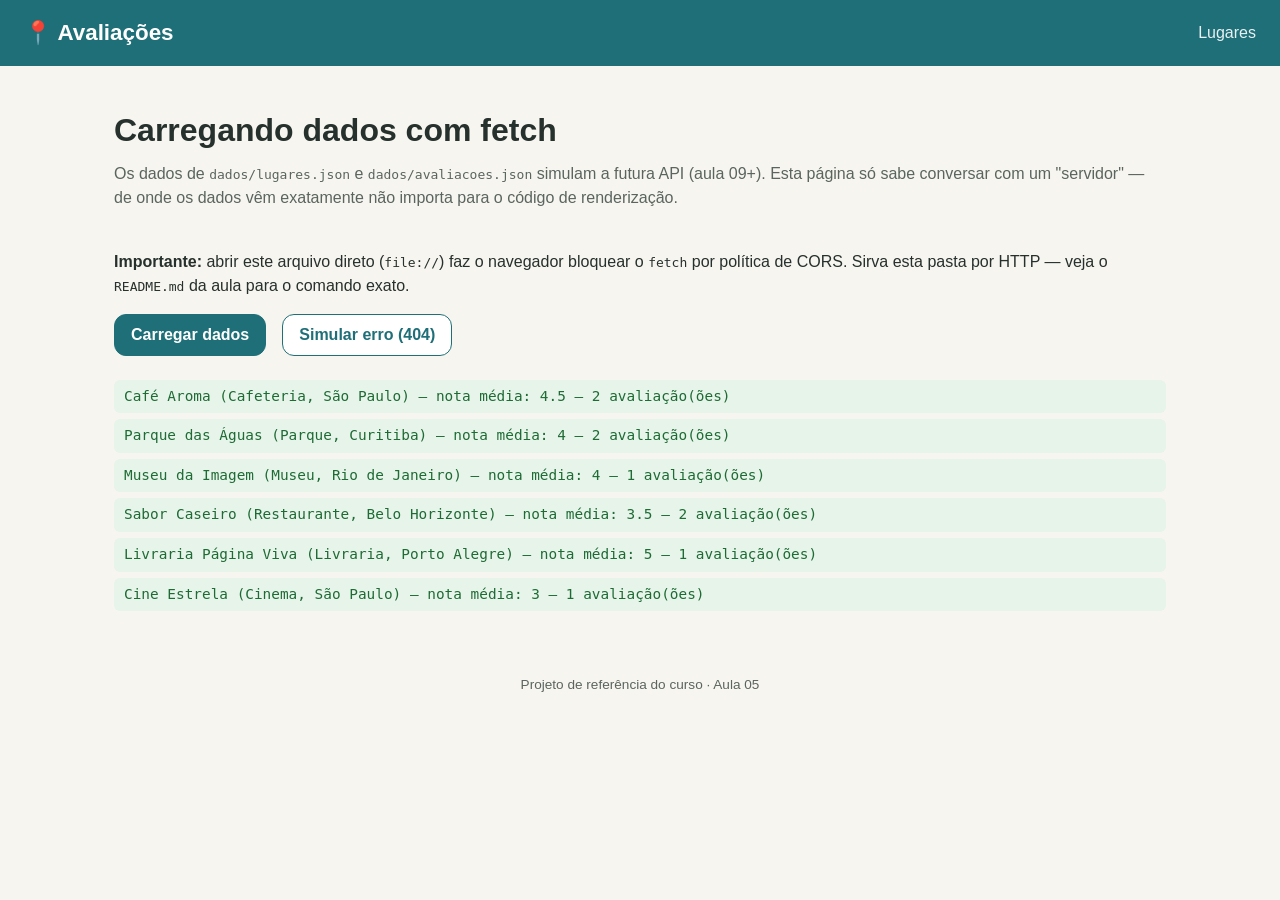
<file: frontend/aula5/carregar-dados.html>
<!DOCTYPE html>
<html lang="pt-BR">
<head>
  <meta charset="UTF-8" />
  <meta name="viewport" content="width=device-width, initial-scale=1.0" />
  <title>Carregar dados via fetch | Avaliações</title>
  <link rel="stylesheet" href="css/style.css" />
</head>
<body>
  <header class="cabecalho">
    <a href="index.html" class="cabecalho__logo">📍 Avaliações</a>
    <nav class="cabecalho__nav">
      <a href="index.html">Lugares</a>
    </nav>
  </header>

  <main class="container">
    <h1 class="titulo-pagina">Carregando dados com fetch</h1>
    <p class="subtitulo-pagina">
      Os dados de <code>dados/lugares.json</code> e
      <code>dados/avaliacoes.json</code> simulam a futura API (aula 09+).
      Esta página só sabe conversar com um "servidor" — de onde os dados
      vêm exatamente não importa para o código de renderização.
    </p>

    <p><strong>Importante:</strong> abrir este arquivo direto (<code>file://</code>)
      faz o navegador bloquear o <code>fetch</code> por política de CORS.
      Sirva esta pasta por HTTP — veja o <code>README.md</code> da aula para
      o comando exato.</p>

    <div class="botoes-acao">
      <button id="botao-carregar" class="botao">Carregar dados</button>
      <button id="botao-simular-erro" class="botao botao--secundario">Simular erro (404)</button>
    </div>

    <div id="estado"></div>
    <ul id="resultado" class="lista-resultados"></ul>
  </main>

  <footer class="rodape">
    Projeto de referência do curso &middot; Aula 05
  </footer>

  <script src="js/avaliacoes-utils.js"></script>
  <script src="js/servico-lugares.js"></script>
  <script src="js/carregar-dados.js"></script>
</body>
</html>
</file>
<file: frontend/aula1/css/style.css>
/* Variáveis e padrões **/
:root {
    --cor-primaria: #1f6f78;
    --cor-primaria-escura: #144e55;
    --cor-fundo: #f7f5f0;
    --cor-texto: #26302c;
    --cor-texto-suave: #5a655f;
    --cor-borda: #e2ded4;
    --cor-estrela: #f5a623;
    --cor-branco: #ffffff;

    --cor-restaurante: #e76f51;
    --cor-parque: #2a9d8f;
    --cor-museu: #6a4c93;
    --cor-cafeteria: #b08964;
    --cor-livraria: #457b9d;
    --cor-cinema: #3d348b;

    --raio: 12px;
    --sombra:0 2px 10px rgba(38, 48, 44, 0.08);
    --sombra-hover: 0 8px 20px rgba(38, 48, 44, 0.14);
    --espaco-1: 8px;
    --espaco-2: 16px;
    --espaco-3: 24px;
    --espaco-4: 40px;
}

body{
    margin: 0; /* margem lateral*/
    font-family: 'Segoe UI', Tahoma, Geneva, Verdana, sans-serif;
    background: var(--cor-fundo);
    color: var(--cor-texto);
    line-height: 1.5;
}

a{
    color: inherit;
}

img{
    max-width: 100%;
    display: block; /*toda imagem vem inline, essa propriedade transforma o elemento em um bloco (um de baixo do outro)*/
}
/* Header */
.cabecalho{
    background: var(--cor-primaria);
    color: var(--cor-branco);
    padding: var(--espaco-2) var(--espaco-3);
    display: flex; /* coloca um do lado do outro*/
    align-items: center; /* alinha os itens no centro e deixa na mesma altura*/
    justify-content: space-between; /* joga um pro canto e o outro pra outro canto*/
}

.cabecalho_logo{
    font-size: 1.4rem; 
    font-weight: 700; /*peso da fonte (bold)*/
    text-decoration: none; /*tira o underline do link*/
}

.cabecalho_nav a{
    color: var(--color-branco);
    text-decoration: none;
    margin-left: var(--espaco-3);
    opacity: 0.7;
}
.cabecalho_nav a:hover{
    opacity: 1;
    text-decoration: underline;
}

/* Layout geral */
.container {/* bloco que engloba todos os elementos principais */
    max-width: 1100px;
    margin: 0 auto;
    padding: var(--espaco-4) var(--espaco-3);
}

.titulo_pagina {
    margin: 0 0 var(--espaco-1);
    font-size: 2rem;
}

.subtitulo_pagina {
    margin: 0 0 var(--espaco-4);
    color: var(--cor-texto-suave);
}

.card{
    background: var(--cor-branco);
    border-radius: var(--raio); /* arredonda a borda */
    box-shadow: var(--sombra);
    overflow: hidden;
    padding: var(--espaco-3);
    margin-top: var(--espaco-4);
    display: flex;
    flex-direction: column; /* o que isso faz? */
    transition: box-shadow 0.2s ease, transform 0.2s ease;
}
.card:hover{
    box-shadow: var(--sombra-hover);
    transform: translateY(-2px);
}

.card_banner{
    height: 120px;
    display: flex;
    align-items: center;
    justify-content: center;
    font-size: 2.5rem;
    color: var(--cor-branco);
    background: var(--cor-texto-suave);
}

.card[data_categoria="restaurante"] .card_banner{
    background: var(--cor-restaurante);
}

.card[data_categoria="parque"] .card_banner{
    background: var(--cor-parque);
}

.card[data_categoria="museu"] .card_banner{
    background: var(--cor-museu);
}

.card[data_categoria="cafeteria"] .card_banner{
    background: var(--cor-cafeteria);
}

.card[data_categoria="livraria"] .card_banner{
    background: var(--cor-livraria);
}

.card[data_categoria="cinema"] .card_banner{
    background: var(--cor-cinema);
}

.card_body{
    padding: var(--espaco-3);
    display: flex;
    gap: var(--espaco-1);
    flex-direction: column;
}

.badge{
    align-self: flex-start;
    font-size: 0.75rem;
    text-transform: uppercase;
    letter-spacing: 0.04rem;
    font-weight: 600;
    color: var(--cor-texto-suave);
    background: var(--cor-fundo);
    border: 1px solid var(--cor-borda);
    padding: 2px 10px;
    border-radius: 999px;
}

.card_title{
    margin: 0;
    font-size: 1.15rem;
}

.card_cidade{
    margin: 0;
    font-size: 0.9rem;
    color: var(--cor-texto-suave);
}

.card_descricao{
    margin: 0;
    color: var(--cor-texto-suave);
    font-size: 0.9rem;
    flex: 1;
}

.card_link{
    margin-top: var(--espaco-2);
    align-self: flex-start;
    text-decoration: none;
    font-weight: 600;
    color: var(--cor-primaria);
    border-radius: var(--raio);
    border: 1px solid var(--cor-primaria);
    padding: 6px 14px;
    transition: background 0.2s ease, color 0.2s ease;
}
.card_link:hover{
    background: var(--cor-primaria);
    color: var(--cor-branco)
}

.rodape{
    text-align: center;
    padding: var(--espaco-3);
    color: var(--cor-texto-suave);
    font-size: 0.85rem;
}
/* Rodapé */
</file>
<file: frontend/aula2/css/style.css>
/* ===== Design tokens ===== */
:root {
  --cor-primaria: #1f6f78;
  --cor-primaria-escura: #144e55;
  --cor-fundo: #f7f5f0;
  --cor-texto: #26302c;
  --cor-texto-suave: #5a655f;
  --cor-borda: #e2ded4;
  --cor-estrela: #f5a623;
  --cor-branco: #ffffff;

  --cor-restaurante: #e76f51;
  --cor-parque: #2a9d8f;
  --cor-museu: #6a4c93;
  --cor-cafeteria: #b08968;
  --cor-livraria: #457b9d;
  --cor-cinema: #3d348b;

  --raio: 12px;
  --sombra: 0 2px 10px rgba(38, 48, 44, 0.08);
  --sombra-hover: 0 8px 20px rgba(38, 48, 44, 0.14);
  --espaco-1: 8px;
  --espaco-2: 16px;
  --espaco-3: 24px;
  --espaco-4: 40px;
}

* {
  box-sizing: border-box;
}

body {
  margin: 0;
  font-family: "Segoe UI", Roboto, Arial, sans-serif;
  background: var(--cor-fundo);
  color: var(--cor-texto);
  line-height: 1.5;
}

a {
  color: inherit;
}

img {
  max-width: 100%;
  display: block;
}

/* ===== Header ===== */
.cabecalho {
  background: var(--cor-primaria);
  color: var(--cor-branco);
  padding: var(--espaco-2) var(--espaco-3);
  display: flex;
  align-items: center;
  justify-content: space-between;
}

.cabecalho__logo {
  font-size: 1.4rem;
  font-weight: 700;
  text-decoration: none;
  color: var(--cor-branco);
}

.cabecalho__nav a {
  color: var(--cor-branco);
  text-decoration: none;
  margin-left: var(--espaco-3);
  opacity: 0.9;
}

.cabecalho__nav a:hover {
  opacity: 1;
  text-decoration: underline;
}

/* ===== Layout geral ===== */
.container {
  max-width: 1100px;
  margin: 0 auto;
  padding: var(--espaco-4) var(--espaco-3);
}

.titulo-pagina {
  margin: 0 0 var(--espaco-1);
  font-size: 2rem;
}

.subtitulo-pagina {
  margin: 0 0 var(--espaco-4);
  color: var(--cor-texto-suave);
}

/* ===== Grid de cards (Flexbox) =====
   TODO (Aula 02, Parte 1): sem nenhuma regra abaixo, os cards ficam
   empilhados um em cima do outro (comportamento padrão de <article>,
   que é um elemento de bloco). Sua tarefa:

   1. Faça `.cards-grid` virar um container flexível que quebra linha
      automaticamente quando não há espaço horizontal suficiente.
   2. Defina um espaçamento consistente entre os cards.
   3. Faça cada `.card` crescer/encolher de forma flexível, com uma
      largura "ideal" de ~280px e uma largura máxima de ~320px, para
      que a grade fique equilibrada em qualquer tamanho de tela.

   Dica: display: flex + flex-wrap + gap no container;
         flex-grow/flex-shrink/flex-basis + max-width no item.
*/
.cards-grid{
  display: flex;
  flex-wrap: wrap;
  gap: var(--espaco-3);
}
.card {
  background: var(--cor-branco);
  border-radius: var(--raio);
  box-shadow: var(--sombra);
  overflow: hidden;
  display: flex;
  /* flex: 1 1 280px; */
  flex-grow: 1;
  flex-shrink: 1;
  flex-basis: 280px;
  max-width: 320px;
  flex-direction: column;
  transition: box-shadow 0.2s ease, transform 0.2s ease;
}

.card:hover {
  box-shadow: var(--sombra-hover);
  transform: translateY(-2px);
}

.card-banner {
  height: 120px;
  display: flex;
  align-items: center;
  justify-content: center;
  font-size: 2.5rem;
  color: var(--cor-branco);
  background: var(--cor-texto-suave);
}

.card[data-categoria="restaurante"] .card-banner { background: var(--cor-restaurante); }
.card[data-categoria="parque"] .card-banner { background: var(--cor-parque); }
.card[data-categoria="museu"] .card-banner { background: var(--cor-museu); }
.card[data-categoria="cafeteria"] .card-banner { background: var(--cor-cafeteria); }
.card[data-categoria="livraria"] .card-banner { background: var(--cor-livraria); }
.card[data-categoria="cinema"] .card-banner { background: var(--cor-cinema); }

.card-body {
  padding: var(--espaco-3);
  display: flex;
  flex-direction: column;
  gap: var(--espaco-1);
  flex: 1;
}

.badge {
  align-self: flex-start;
  font-size: 0.75rem;
  text-transform: uppercase;
  letter-spacing: 0.04em;
  font-weight: 600;
  color: var(--cor-texto-suave);
  background: var(--cor-fundo);
  border: 1px solid var(--cor-borda);
  border-radius: 999px;
  padding: 2px 10px;
}

.card-title {
  margin: 0;
  font-size: 1.15rem;
}

.card-cidade {
  margin: 0;
  color: var(--cor-texto-suave);
  font-size: 0.9rem;
}

.card-descricao {
  margin: 0;
  color: var(--cor-texto-suave);
  font-size: 0.9rem;
  flex: 1;
}

.card-link {
  margin-top: var(--espaco-2);
  align-self: flex-start;
  text-decoration: none;
  font-weight: 600;
  color: var(--cor-primaria);
  border: 1px solid var(--cor-primaria);
  border-radius: var(--raio);
  padding: 6px 14px;
  transition: background 0.2s ease, color 0.2s ease;
}

.card-link:hover {
  background: var(--cor-primaria);
  color: var(--cor-branco);
}

/* ===== Página de detalhe (CSS Grid, mobile-first) ===== */
/* .detalhe ainda não tem nenhum estilo de layout — veja o TODO (Aula 02,
   Parte 2) mais abaixo, perto da media query, com o passo a passo
   completo. */
.detalhe{
  display: grid;
  gap: var(--espaco-3);
}
.detalhe-principal,
.detalhe-resumo,
.detalhe-avaliacoes {
  background: var(--cor-branco);
  border-radius: var(--raio);
  box-shadow: var(--sombra);
  padding: var(--espaco-3);
}

.detalhe-banner {
  height: 160px;
  border-radius: var(--raio);
  display: flex;
  align-items: center;
  justify-content: center;
  font-size: 3.5rem;
  color: var(--cor-branco);
  background: var(--cor-texto-suave);
  margin-bottom: var(--espaco-2);
}

.detalhe-banner[data-categoria="restaurante"] { background: var(--cor-restaurante); }
.detalhe-banner[data-categoria="parque"] { background: var(--cor-parque); }
.detalhe-banner[data-categoria="museu"] { background: var(--cor-museu); }
.detalhe-banner[data-categoria="cafeteria"] { background: var(--cor-cafeteria); }
.detalhe-banner[data-categoria="livraria"] { background: var(--cor-livraria); }
.detalhe-banner[data-categoria="cinema"] { background: var(--cor-cinema); }

.detalhe-titulo {
  margin: var(--espaco-2) 0 0;
}

.detalhe-cidade {
  color: var(--cor-texto-suave);
  margin: var(--espaco-1) 0;
}

.detalhe-descricao {
  margin: var(--espaco-2) 0 0;
}

.detalhe-resumo h2,
.detalhe-avaliacoes h2 {
  margin-top: 0;
}

.nota-media {
  font-size: 2rem;
  font-weight: 700;
  margin: var(--espaco-1) 0;
}

.nota-media .estrelas {
  font-size: 1.3rem;
  color: var(--cor-estrela);
  margin-left: var(--espaco-1);
}

.total-avaliacoes {
  color: var(--cor-texto-suave);
  margin: 0;
}

.lista-avaliacoes {
  list-style: none;
  margin: 0;
  padding: 0;
  display: flex;
  flex-direction: column;
  gap: var(--espaco-2);
}

.avaliacao-item {
  border-top: 1px solid var(--cor-borda);
  padding-top: var(--espaco-2);
}

.avaliacao-item:first-child {
  border-top: none;
  padding-top: 0;
}

.avaliacao-cabecalho {
  display: flex;
  align-items: center;
  justify-content: space-between;
  margin-bottom: var(--espaco-1);
}

.estrelas {
  color: var(--cor-estrela);
  letter-spacing: 2px;
}

.link-voltar {
  display: inline-block;
  margin-bottom: var(--espaco-3);
  text-decoration: none;
  color: var(--cor-primaria);
  font-weight: 600;
}

/* TODO (Aula 02, Parte 2): a página de detalhe está mobile-first — no
   estado atual, `.detalhe-principal`, `.detalhe-resumo` e
   `.detalhe-avaliacoes` apenas se empilham na ordem em que aparecem no
   HTML (o que já é o comportamento correto para telas pequenas!).

   Sua tarefa é usar CSS GRID para, a partir de uma largura de tela
   maior (sugestão: 768px), reorganizar esse mesmo conteúdo em duas
   colunas, sem mudar o HTML:

   1. Adicione `display: grid` (com um `gap`) em `.detalhe`.
   2. Dentro de uma media query `@media (min-width: 768px)`, defina em
      `.detalhe` duas colunas (ex.: 2fr 1fr) usando
      `grid-template-columns` e um `grid-template-areas` com duas
      linhas:
        - linha 1: conteúdo principal + resumo de nota, lado a lado
        - linha 2: avaliações ocupando a largura toda
   3. Associe cada seção à sua área com a propriedade `grid-area`
      (`.detalhe-principal`, `.detalhe-resumo`, `.detalhe-avaliacoes`).

   Dica: pense primeiro no layout mobile (sem media query, tudo
   empilhado) e só depois "encaixe" o grid para telas maiores — essa é
   a essência de mobile-first.
*/

/* Media queries*/
@media(min-width: 768px) {
  .detalhe{
    grid-template-columns: 2fr 1fr; 
    grid-template-areas: 
    "principal resumo"
    "avaliacoes avaliacoes";
  }
  .detalhe-principal{
    grid-area: principal;
  }
  .detalhe-resumo{
    grid-area: resumo;
  }
  .detalhe-avaliacoes{
    grid-area: avaliacoes;
  }
}

/* ===== Rodapé ===== */
.rodape {
  text-align: center;
  padding: var(--espaco-3);
  color: var(--cor-texto-suave);
  font-size: 0.85rem;
}
</file>
<file: frontend/aula3/css/style.css>
/* ===== Design tokens ===== */
:root {
  --cor-primaria: #1f6f78;
  --cor-primaria-escura: #144e55;
  --cor-fundo: #f7f5f0;
  --cor-texto: #26302c;
  --cor-texto-suave: #5a655f;
  --cor-borda: #e2ded4;
  --cor-estrela: #f5a623;
  --cor-branco: #ffffff;

  --cor-restaurante: #e76f51;
  --cor-parque: #2a9d8f;
  --cor-museu: #6a4c93;
  --cor-cafeteria: #b08968;
  --cor-livraria: #457b9d;
  --cor-cinema: #3d348b;

  --raio: 12px;
  --sombra: 0 2px 10px rgba(38, 48, 44, 0.08);
  --sombra-hover: 0 8px 20px rgba(38, 48, 44, 0.14);
  --espaco-1: 8px;
  --espaco-2: 16px;
  --espaco-3: 24px;
  --espaco-4: 40px;
}

* {
  box-sizing: border-box;
}

body {
  margin: 0;
  font-family: "Segoe UI", Roboto, Arial, sans-serif;
  background: var(--cor-fundo);
  color: var(--cor-texto);
  line-height: 1.5;
}

a {
  color: inherit;
}

img {
  max-width: 100%;
  display: block;
}

/* ===== Header ===== */
.cabecalho {
  background: var(--cor-primaria);
  color: var(--cor-branco);
  padding: var(--espaco-2) var(--espaco-3);
  display: flex;
  align-items: center;
  justify-content: space-between;
}

.cabecalho__logo {
  font-size: 1.4rem;
  font-weight: 700;
  text-decoration: none;
  color: var(--cor-branco);
}

.cabecalho__nav a {
  color: var(--cor-branco);
  text-decoration: none;
  margin-left: var(--espaco-3);
  opacity: 0.9;
}

.cabecalho__nav a:hover {
  opacity: 1;
  text-decoration: underline;
}

/* ===== Layout geral ===== */
.container {
  max-width: 1100px;
  margin: 0 auto;
  padding: var(--espaco-4) var(--espaco-3);
}

.titulo-pagina {
  margin: 0 0 var(--espaco-1);
  font-size: 2rem;
}

.subtitulo-pagina {
  margin: 0 0 var(--espaco-4);
  color: var(--cor-texto-suave);
}

/* ===== Grid de cards (Flexbox) ===== */
.cards-grid {
  display: flex;
  flex-wrap: wrap;
  gap: var(--espaco-3);
}

.card {
  background: var(--cor-branco);
  border-radius: var(--raio);
  box-shadow: var(--sombra);
  overflow: hidden;
  flex: 1 1 280px;
  max-width: 320px;
  display: flex;
  flex-direction: column;
  transition: box-shadow 0.2s ease, transform 0.2s ease;
}

.card:hover {
  box-shadow: var(--sombra-hover);
  transform: translateY(-2px);
}

.card-banner {
  height: 120px;
  display: flex;
  align-items: center;
  justify-content: center;
  font-size: 2.5rem;
  color: var(--cor-branco);
  background: var(--cor-texto-suave);
}

.card[data-categoria="restaurante"] .card-banner { background: var(--cor-restaurante); }
.card[data-categoria="parque"] .card-banner { background: var(--cor-parque); }
.card[data-categoria="museu"] .card-banner { background: var(--cor-museu); }
.card[data-categoria="cafeteria"] .card-banner { background: var(--cor-cafeteria); }
.card[data-categoria="livraria"] .card-banner { background: var(--cor-livraria); }
.card[data-categoria="cinema"] .card-banner { background: var(--cor-cinema); }

.card-body {
  padding: var(--espaco-3);
  display: flex;
  flex-direction: column;
  gap: var(--espaco-1);
  flex: 1;
}

.badge {
  align-self: flex-start;
  font-size: 0.75rem;
  text-transform: uppercase;
  letter-spacing: 0.04em;
  font-weight: 600;
  color: var(--cor-texto-suave);
  background: var(--cor-fundo);
  border: 1px solid var(--cor-borda);
  border-radius: 999px;
  padding: 2px 10px;
}

.card-title {
  margin: 0;
  font-size: 1.15rem;
}

.card-cidade {
  margin: 0;
  color: var(--cor-texto-suave);
  font-size: 0.9rem;
}

.card-descricao {
  margin: 0;
  color: var(--cor-texto-suave);
  font-size: 0.9rem;
  flex: 1;
}

.card-link {
  margin-top: var(--espaco-2);
  align-self: flex-start;
  text-decoration: none;
  font-weight: 600;
  color: var(--cor-primaria);
  border: 1px solid var(--cor-primaria);
  border-radius: var(--raio);
  padding: 6px 14px;
  transition: background 0.2s ease, color 0.2s ease;
}

.card-link:hover {
  background: var(--cor-primaria);
  color: var(--cor-branco);
}

/* ===== Página de detalhe (CSS Grid, mobile-first) ===== */
.detalhe {
  display: grid;
  gap: var(--espaco-3);
}

.detalhe-principal,
.detalhe-resumo,
.detalhe-avaliacoes {
  background: var(--cor-branco);
  border-radius: var(--raio);
  box-shadow: var(--sombra);
  padding: var(--espaco-3);
}

.detalhe-banner {
  height: 160px;
  border-radius: var(--raio);
  display: flex;
  align-items: center;
  justify-content: center;
  font-size: 3.5rem;
  color: var(--cor-branco);
  background: var(--cor-texto-suave);
  margin-bottom: var(--espaco-2);
}

.detalhe-banner[data-categoria="restaurante"] { background: var(--cor-restaurante); }
.detalhe-banner[data-categoria="parque"] { background: var(--cor-parque); }
.detalhe-banner[data-categoria="museu"] { background: var(--cor-museu); }
.detalhe-banner[data-categoria="cafeteria"] { background: var(--cor-cafeteria); }
.detalhe-banner[data-categoria="livraria"] { background: var(--cor-livraria); }
.detalhe-banner[data-categoria="cinema"] { background: var(--cor-cinema); }

.detalhe-titulo {
  margin: var(--espaco-2) 0 0;
}

.detalhe-cidade {
  color: var(--cor-texto-suave);
  margin: var(--espaco-1) 0;
}

.detalhe-descricao {
  margin: var(--espaco-2) 0 0;
}

.detalhe-resumo h2,
.detalhe-avaliacoes h2 {
  margin-top: 0;
}

.nota-media {
  font-size: 2rem;
  font-weight: 700;
  margin: var(--espaco-1) 0;
}

.nota-media .estrelas {
  font-size: 1.3rem;
  color: var(--cor-estrela);
  margin-left: var(--espaco-1);
}

.total-avaliacoes {
  color: var(--cor-texto-suave);
  margin: 0;
}

.lista-avaliacoes {
  list-style: none;
  margin: 0;
  padding: 0;
  display: flex;
  flex-direction: column;
  gap: var(--espaco-2);
}

.avaliacao-item {
  border-top: 1px solid var(--cor-borda);
  padding-top: var(--espaco-2);
}

.avaliacao-item:first-child {
  border-top: none;
  padding-top: 0;
}

.avaliacao-cabecalho {
  display: flex;
  align-items: center;
  justify-content: space-between;
  margin-bottom: var(--espaco-1);
}

.estrelas {
  color: var(--cor-estrela);
  letter-spacing: 2px;
}

.link-voltar {
  display: inline-block;
  margin-bottom: var(--espaco-3);
  text-decoration: none;
  color: var(--cor-primaria);
  font-weight: 600;
}

/* A partir de 768px, a página de detalhe assume duas colunas:
   conteúdo principal + resumo de nota, com as avaliações ocupando
   a largura toda na linha de baixo. */
@media (min-width: 768px) {
  .detalhe {
    grid-template-columns: 2fr 1fr;
    grid-template-areas:
      "principal resumo"
      "avaliacoes avaliacoes";
  }

  .detalhe-principal { grid-area: principal; }
  .detalhe-resumo { grid-area: resumo; }
  .detalhe-avaliacoes { grid-area: avaliacoes; }
}

/* ===== Página de testes (aula 03) ===== */
.secao-teste {
  background: var(--cor-branco);
  border-radius: var(--raio);
  box-shadow: var(--sombra);
  padding: var(--espaco-3);
  margin-bottom: var(--espaco-3);
}

.secao-teste h2 {
  margin-top: 0;
}

.lista-resultados {
  list-style: none;
  margin: 0;
  padding: 0;
  display: flex;
  flex-direction: column;
  gap: 6px;
  font-family: "Cascadia Code", Consolas, monospace;
  font-size: 0.9rem;
}

.resultado-teste {
  padding: 6px 10px;
  border-radius: 6px;
}

.resultado-teste.ok {
  background: #e6f4ea;
  color: #1e6b34;
}

.resultado-teste.falha {
  background: #fbe7e7;
  color: #9c2c2c;
}

.lista-simples {
  margin: 0;
  padding-left: 20px;
}

/* ===== Rodapé ===== */
.rodape {
  text-align: center;
  padding: var(--espaco-3);
  color: var(--cor-texto-suave);
  font-size: 0.85rem;
}
</file>
<file: frontend/aula4/css/style.css>
/* ===== Design tokens ===== */
:root {
  --cor-primaria: #1f6f78;
  --cor-primaria-escura: #144e55;
  --cor-fundo: #f7f5f0;
  --cor-texto: #26302c;
  --cor-texto-suave: #5a655f;
  --cor-borda: #e2ded4;
  --cor-estrela: #f5a623;
  --cor-branco: #ffffff;

  --cor-restaurante: #e76f51;
  --cor-parque: #2a9d8f;
  --cor-museu: #6a4c93;
  --cor-cafeteria: #b08968;
  --cor-livraria: #457b9d;
  --cor-cinema: #3d348b;

  --raio: 12px;
  --sombra: 0 2px 10px rgba(38, 48, 44, 0.08);
  --sombra-hover: 0 8px 20px rgba(38, 48, 44, 0.14);
  --espaco-1: 8px;
  --espaco-2: 16px;
  --espaco-3: 24px;
  --espaco-4: 40px;
}

* {
  box-sizing: border-box;
}

body {
  margin: 0;
  font-family: "Segoe UI", Roboto, Arial, sans-serif;
  background: var(--cor-fundo);
  color: var(--cor-texto);
  line-height: 1.5;
}

a {
  color: inherit;
}

img {
  max-width: 100%;
  display: block;
}

/* ===== Header ===== */
.cabecalho {
  background: var(--cor-primaria);
  color: var(--cor-branco);
  padding: var(--espaco-2) var(--espaco-3);
  display: flex;
  align-items: center;
  justify-content: space-between;
}

.cabecalho__logo {
  font-size: 1.4rem;
  font-weight: 700;
  text-decoration: none;
  color: var(--cor-branco);
}

.cabecalho__nav a {
  color: var(--cor-branco);
  text-decoration: none;
  margin-left: var(--espaco-3);
  opacity: 0.9;
}

.cabecalho__nav a:hover {
  opacity: 1;
  text-decoration: underline;
}

/* ===== Layout geral ===== */
.container {
  max-width: 1100px;
  margin: 0 auto;
  padding: var(--espaco-4) var(--espaco-3);
}

.titulo-pagina {
  margin: 0 0 var(--espaco-1);
  font-size: 2rem;
}

.subtitulo-pagina {
  margin: 0 0 var(--espaco-4);
  color: var(--cor-texto-suave);
}

/* ===== Grid de cards (Flexbox) ===== */
.cards-grid {
  display: flex;
  flex-wrap: wrap;
  gap: var(--espaco-3);
}

.card {
  background: var(--cor-branco);
  border-radius: var(--raio);
  box-shadow: var(--sombra);
  overflow: hidden;
  flex: 1 1 280px;
  max-width: 320px;
  display: flex;
  flex-direction: column;
  transition: box-shadow 0.2s ease, transform 0.2s ease;
}

.card:hover {
  box-shadow: var(--sombra-hover);
  transform: translateY(-2px);
}

.card-banner {
  height: 120px;
  display: flex;
  align-items: center;
  justify-content: center;
  font-size: 2.5rem;
  color: var(--cor-branco);
  background: var(--cor-texto-suave);
}

.card[data-categoria="restaurante"] .card-banner { background: var(--cor-restaurante); }
.card[data-categoria="parque"] .card-banner { background: var(--cor-parque); }
.card[data-categoria="museu"] .card-banner { background: var(--cor-museu); }
.card[data-categoria="cafeteria"] .card-banner { background: var(--cor-cafeteria); }
.card[data-categoria="livraria"] .card-banner { background: var(--cor-livraria); }
.card[data-categoria="cinema"] .card-banner { background: var(--cor-cinema); }

.card-body {
  padding: var(--espaco-3);
  display: flex;
  flex-direction: column;
  gap: var(--espaco-1);
  flex: 1;
}

.badge {
  align-self: flex-start;
  font-size: 0.75rem;
  text-transform: uppercase;
  letter-spacing: 0.04em;
  font-weight: 600;
  color: var(--cor-texto-suave);
  background: var(--cor-fundo);
  border: 1px solid var(--cor-borda);
  border-radius: 999px;
  padding: 2px 10px;
}

.card-title {
  margin: 0;
  font-size: 1.15rem;
}

.card-cidade {
  margin: 0;
  color: var(--cor-texto-suave);
  font-size: 0.9rem;
}

.card-descricao {
  margin: 0;
  color: var(--cor-texto-suave);
  font-size: 0.9rem;
  flex: 1;
}

.card-link {
  margin-top: var(--espaco-2);
  align-self: flex-start;
  text-decoration: none;
  font-weight: 600;
  color: var(--cor-primaria);
  border: 1px solid var(--cor-primaria);
  border-radius: var(--raio);
  padding: 6px 14px;
  transition: background 0.2s ease, color 0.2s ease;
}

.card-link:hover {
  background: var(--cor-primaria);
  color: var(--cor-branco);
}

/* ===== Página de detalhe (CSS Grid, mobile-first) ===== */
.detalhe {
  display: grid;
  gap: var(--espaco-3);
}

.detalhe-principal,
.detalhe-resumo,
.detalhe-avaliacoes {
  background: var(--cor-branco);
  border-radius: var(--raio);
  box-shadow: var(--sombra);
  padding: var(--espaco-3);
}

.detalhe-banner {
  height: 160px;
  border-radius: var(--raio);
  display: flex;
  align-items: center;
  justify-content: center;
  font-size: 3.5rem;
  color: var(--cor-branco);
  background: var(--cor-texto-suave);
  margin-bottom: var(--espaco-2);
}

.detalhe-banner[data-categoria="restaurante"] { background: var(--cor-restaurante); }
.detalhe-banner[data-categoria="parque"] { background: var(--cor-parque); }
.detalhe-banner[data-categoria="museu"] { background: var(--cor-museu); }
.detalhe-banner[data-categoria="cafeteria"] { background: var(--cor-cafeteria); }
.detalhe-banner[data-categoria="livraria"] { background: var(--cor-livraria); }
.detalhe-banner[data-categoria="cinema"] { background: var(--cor-cinema); }

.detalhe-titulo {
  margin: var(--espaco-2) 0 0;
}

.detalhe-cidade {
  color: var(--cor-texto-suave);
  margin: var(--espaco-1) 0;
}

.detalhe-descricao {
  margin: var(--espaco-2) 0 0;
}

.detalhe-resumo h2,
.detalhe-avaliacoes h2 {
  margin-top: 0;
}

.nota-media {
  font-size: 2rem;
  font-weight: 700;
  margin: var(--espaco-1) 0;
}

.nota-media .estrelas {
  font-size: 1.3rem;
  color: var(--cor-estrela);
  margin-left: var(--espaco-1);
}

.total-avaliacoes {
  color: var(--cor-texto-suave);
  margin: 0;
}

.lista-avaliacoes {
  list-style: none;
  margin: 0;
  padding: 0;
  display: flex;
  flex-direction: column;
  gap: var(--espaco-2);
}

.avaliacao-item {
  border-top: 1px solid var(--cor-borda);
  padding-top: var(--espaco-2);
}

.avaliacao-item:first-child {
  border-top: none;
  padding-top: 0;
}

.avaliacao-cabecalho {
  display: flex;
  align-items: center;
  justify-content: space-between;
  margin-bottom: var(--espaco-1);
}

.estrelas {
  color: var(--cor-estrela);
  letter-spacing: 2px;
}

.link-voltar {
  display: inline-block;
  margin-bottom: var(--espaco-3);
  text-decoration: none;
  color: var(--cor-primaria);
  font-weight: 600;
}

/* A partir de 768px, a página de detalhe assume duas colunas:
   conteúdo principal + resumo de nota, com as avaliações ocupando
   a largura toda na linha de baixo. */
@media (min-width: 768px) {
  .detalhe {
    grid-template-columns: 2fr 1fr;
    grid-template-areas:
      "principal resumo"
      "avaliacoes avaliacoes";
  }

  .detalhe-principal { grid-area: principal; }
  .detalhe-resumo { grid-area: resumo; }
  .detalhe-avaliacoes { grid-area: avaliacoes; }
}

/* ===== Página de testes (aula 03) ===== */
.secao-teste {
  background: var(--cor-branco);
  border-radius: var(--raio);
  box-shadow: var(--sombra);
  padding: var(--espaco-3);
  margin-bottom: var(--espaco-3);
}

.secao-teste h2 {
  margin-top: 0;
}

.lista-resultados {
  list-style: none;
  margin: 0;
  padding: 0;
  display: flex;
  flex-direction: column;
  gap: 6px;
  font-family: "Cascadia Code", Consolas, monospace;
  font-size: 0.9rem;
}

.resultado-teste {
  padding: 6px 10px;
  border-radius: 6px;
}

.resultado-teste.ok {
  background: #e6f4ea;
  color: #1e6b34;
}

.resultado-teste.falha {
  background: #fbe7e7;
  color: #9c2c2c;
}

.lista-simples {
  margin: 0;
  padding-left: 20px;
}

/* ===== Estados de carregamento/erro (aula 04) ===== */
.botoes-acao {
  display: flex;
  gap: var(--espaco-2);
  margin-bottom: var(--espaco-3);
}

.botao {
  cursor: pointer;
  font: inherit;
  font-weight: 600;
  border-radius: var(--raio);
  border: 1px solid var(--cor-primaria);
  background: var(--cor-primaria);
  color: var(--cor-branco);
  padding: 8px 16px;
}

.botao:hover {
  background: var(--cor-primaria-escura);
  border-color: var(--cor-primaria-escura);
}

.botao--secundario {
  background: var(--cor-branco);
  color: var(--cor-primaria);
}

.botao--secundario:hover {
  background: var(--cor-fundo);
}

.estado-carregando {
  color: var(--cor-texto-suave);
  font-style: italic;
  margin-bottom: var(--espaco-2);
}

.estado-erro {
  background: #fbe7e7;
  color: #9c2c2c;
  border-radius: var(--raio);
  padding: var(--espaco-2);
  margin-bottom: var(--espaco-2);
}

/* ===== Rodapé ===== */
.rodape {
  text-align: center;
  padding: var(--espaco-3);
  color: var(--cor-texto-suave);
  font-size: 0.85rem;
}
</file>
<file: frontend/aula5/css/style.css>
/* ===== Design tokens ===== */
:root {
  --cor-primaria: #1f6f78;
  --cor-primaria-escura: #144e55;
  --cor-fundo: #f7f5f0;
  --cor-texto: #26302c;
  --cor-texto-suave: #5a655f;
  --cor-borda: #e2ded4;
  --cor-estrela: #f5a623;
  --cor-branco: #ffffff;

  --cor-restaurante: #e76f51;
  --cor-parque: #2a9d8f;
  --cor-museu: #6a4c93;
  --cor-cafeteria: #b08968;
  --cor-livraria: #457b9d;
  --cor-cinema: #3d348b;

  --raio: 12px;
  --sombra: 0 2px 10px rgba(38, 48, 44, 0.08);
  --sombra-hover: 0 8px 20px rgba(38, 48, 44, 0.14);
  --espaco-1: 8px;
  --espaco-2: 16px;
  --espaco-3: 24px;
  --espaco-4: 40px;
}

* {
  box-sizing: border-box;
}

body {
  margin: 0;
  font-family: "Segoe UI", Roboto, Arial, sans-serif;
  background: var(--cor-fundo);
  color: var(--cor-texto);
  line-height: 1.5;
}

a {
  color: inherit;
}

img {
  max-width: 100%;
  display: block;
}

/* ===== Header ===== */
.cabecalho {
  background: var(--cor-primaria);
  color: var(--cor-branco);
  padding: var(--espaco-2) var(--espaco-3);
  display: flex;
  align-items: center;
  justify-content: space-between;
}

.cabecalho__logo {
  font-size: 1.4rem;
  font-weight: 700;
  text-decoration: none;
  color: var(--cor-branco);
}

.cabecalho__nav a {
  color: var(--cor-branco);
  text-decoration: none;
  margin-left: var(--espaco-3);
  opacity: 0.9;
}

.cabecalho__nav a:hover {
  opacity: 1;
  text-decoration: underline;
}

/* ===== Layout geral ===== */
.container {
  max-width: 1100px;
  margin: 0 auto;
  padding: var(--espaco-4) var(--espaco-3);
}

.titulo-pagina {
  margin: 0 0 var(--espaco-1);
  font-size: 2rem;
}

.subtitulo-pagina {
  margin: 0 0 var(--espaco-4);
  color: var(--cor-texto-suave);
}

/* ===== Grid de cards (Flexbox) ===== */
.cards-grid {
  display: flex;
  flex-wrap: wrap;
  gap: var(--espaco-3);
}

.card {
  background: var(--cor-branco);
  border-radius: var(--raio);
  box-shadow: var(--sombra);
  overflow: hidden;
  flex: 1 1 280px;
  max-width: 320px;
  display: flex;
  flex-direction: column;
  transition: box-shadow 0.2s ease, transform 0.2s ease;
}

.card:hover {
  box-shadow: var(--sombra-hover);
  transform: translateY(-2px);
}

.card-banner {
  height: 120px;
  display: flex;
  align-items: center;
  justify-content: center;
  font-size: 2.5rem;
  color: var(--cor-branco);
  background: var(--cor-texto-suave);
}

.card[data-categoria="restaurante"] .card-banner { background: var(--cor-restaurante); }
.card[data-categoria="parque"] .card-banner { background: var(--cor-parque); }
.card[data-categoria="museu"] .card-banner { background: var(--cor-museu); }
.card[data-categoria="cafeteria"] .card-banner { background: var(--cor-cafeteria); }
.card[data-categoria="livraria"] .card-banner { background: var(--cor-livraria); }
.card[data-categoria="cinema"] .card-banner { background: var(--cor-cinema); }

.card-body {
  padding: var(--espaco-3);
  display: flex;
  flex-direction: column;
  gap: var(--espaco-1);
  flex: 1;
}

.badge {
  align-self: flex-start;
  font-size: 0.75rem;
  text-transform: uppercase;
  letter-spacing: 0.04em;
  font-weight: 600;
  color: var(--cor-texto-suave);
  background: var(--cor-fundo);
  border: 1px solid var(--cor-borda);
  border-radius: 999px;
  padding: 2px 10px;
}

.card-title {
  margin: 0;
  font-size: 1.15rem;
}

.card-cidade {
  margin: 0;
  color: var(--cor-texto-suave);
  font-size: 0.9rem;
}

.card-descricao {
  margin: 0;
  color: var(--cor-texto-suave);
  font-size: 0.9rem;
  flex: 1;
}

.card-link {
  margin-top: var(--espaco-2);
  align-self: flex-start;
  text-decoration: none;
  font-weight: 600;
  color: var(--cor-primaria);
  border: 1px solid var(--cor-primaria);
  border-radius: var(--raio);
  padding: 6px 14px;
  transition: background 0.2s ease, color 0.2s ease;
}

.card-link:hover {
  background: var(--cor-primaria);
  color: var(--cor-branco);
}

/* ===== Página de detalhe (CSS Grid, mobile-first) ===== */
.detalhe {
  display: grid;
  gap: var(--espaco-3);
}

.detalhe-principal,
.detalhe-resumo,
.detalhe-avaliacoes {
  background: var(--cor-branco);
  border-radius: var(--raio);
  box-shadow: var(--sombra);
  padding: var(--espaco-3);
}

.detalhe-banner {
  height: 160px;
  border-radius: var(--raio);
  display: flex;
  align-items: center;
  justify-content: center;
  font-size: 3.5rem;
  color: var(--cor-branco);
  background: var(--cor-texto-suave);
  margin-bottom: var(--espaco-2);
}

.detalhe-banner[data-categoria="restaurante"] { background: var(--cor-restaurante); }
.detalhe-banner[data-categoria="parque"] { background: var(--cor-parque); }
.detalhe-banner[data-categoria="museu"] { background: var(--cor-museu); }
.detalhe-banner[data-categoria="cafeteria"] { background: var(--cor-cafeteria); }
.detalhe-banner[data-categoria="livraria"] { background: var(--cor-livraria); }
.detalhe-banner[data-categoria="cinema"] { background: var(--cor-cinema); }

.detalhe-titulo {
  margin: var(--espaco-2) 0 0;
}

.detalhe-cidade {
  color: var(--cor-texto-suave);
  margin: var(--espaco-1) 0;
}

.detalhe-descricao {
  margin: var(--espaco-2) 0 0;
}

.detalhe-resumo h2,
.detalhe-avaliacoes h2 {
  margin-top: 0;
}

.nota-media {
  font-size: 2rem;
  font-weight: 700;
  margin: var(--espaco-1) 0;
}

.nota-media .estrelas {
  font-size: 1.3rem;
  color: var(--cor-estrela);
  margin-left: var(--espaco-1);
}

.total-avaliacoes {
  color: var(--cor-texto-suave);
  margin: 0;
}

.lista-avaliacoes {
  list-style: none;
  margin: 0;
  padding: 0;
  display: flex;
  flex-direction: column;
  gap: var(--espaco-2);
}

.avaliacao-item {
  border-top: 1px solid var(--cor-borda);
  padding-top: var(--espaco-2);
}

.avaliacao-item:first-child {
  border-top: none;
  padding-top: 0;
}

.avaliacao-cabecalho {
  display: flex;
  align-items: center;
  justify-content: space-between;
  margin-bottom: var(--espaco-1);
}

.estrelas {
  color: var(--cor-estrela);
  letter-spacing: 2px;
}

.link-voltar {
  display: inline-block;
  margin-bottom: var(--espaco-3);
  text-decoration: none;
  color: var(--cor-primaria);
  font-weight: 600;
}

/* A partir de 768px, a página de detalhe assume duas colunas:
   conteúdo principal + resumo de nota, com as avaliações ocupando
   a largura toda na linha de baixo. */
@media (min-width: 768px) {
  .detalhe {
    grid-template-columns: 2fr 1fr;
    grid-template-areas:
      "principal resumo"
      "avaliacoes avaliacoes";
  }

  .detalhe-principal { grid-area: principal; }
  .detalhe-resumo { grid-area: resumo; }
  .detalhe-avaliacoes { grid-area: avaliacoes; }
}

/* ===== Página de testes (aula 03) ===== */
.secao-teste {
  background: var(--cor-branco);
  border-radius: var(--raio);
  box-shadow: var(--sombra);
  padding: var(--espaco-3);
  margin-bottom: var(--espaco-3);
}

.secao-teste h2 {
  margin-top: 0;
}

.lista-resultados {
  list-style: none;
  margin: 0;
  padding: 0;
  display: flex;
  flex-direction: column;
  gap: 6px;
  font-family: "Cascadia Code", Consolas, monospace;
  font-size: 0.9rem;
}

.resultado-teste {
  padding: 6px 10px;
  border-radius: 6px;
}

.resultado-teste.ok {
  background: #e6f4ea;
  color: #1e6b34;
}

.resultado-teste.falha {
  background: #fbe7e7;
  color: #9c2c2c;
}

.lista-simples {
  margin: 0;
  padding-left: 20px;
}

/* ===== Estados de carregamento/erro (aula 04) ===== */
.botoes-acao {
  display: flex;
  gap: var(--espaco-2);
  margin-bottom: var(--espaco-3);
}

.botao {
  cursor: pointer;
  font: inherit;
  font-weight: 600;
  border-radius: var(--raio);
  border: 1px solid var(--cor-primaria);
  background: var(--cor-primaria);
  color: var(--cor-branco);
  padding: 8px 16px;
}

.botao:hover {
  background: var(--cor-primaria-escura);
  border-color: var(--cor-primaria-escura);
}

.botao--secundario {
  background: var(--cor-branco);
  color: var(--cor-primaria);
}

.botao--secundario:hover {
  background: var(--cor-fundo);
}

.estado-carregando {
  color: var(--cor-texto-suave);
  font-style: italic;
  margin-bottom: var(--espaco-2);
}

.estado-erro {
  background: #fbe7e7;
  color: #9c2c2c;
  border-radius: var(--raio);
  padding: var(--espaco-2);
  margin-bottom: var(--espaco-2);
}

/* ===== Rodapé ===== */
.rodape {
  text-align: center;
  padding: var(--espaco-3);
  color: var(--cor-texto-suave);
  font-size: 0.85rem;
}
</file>
